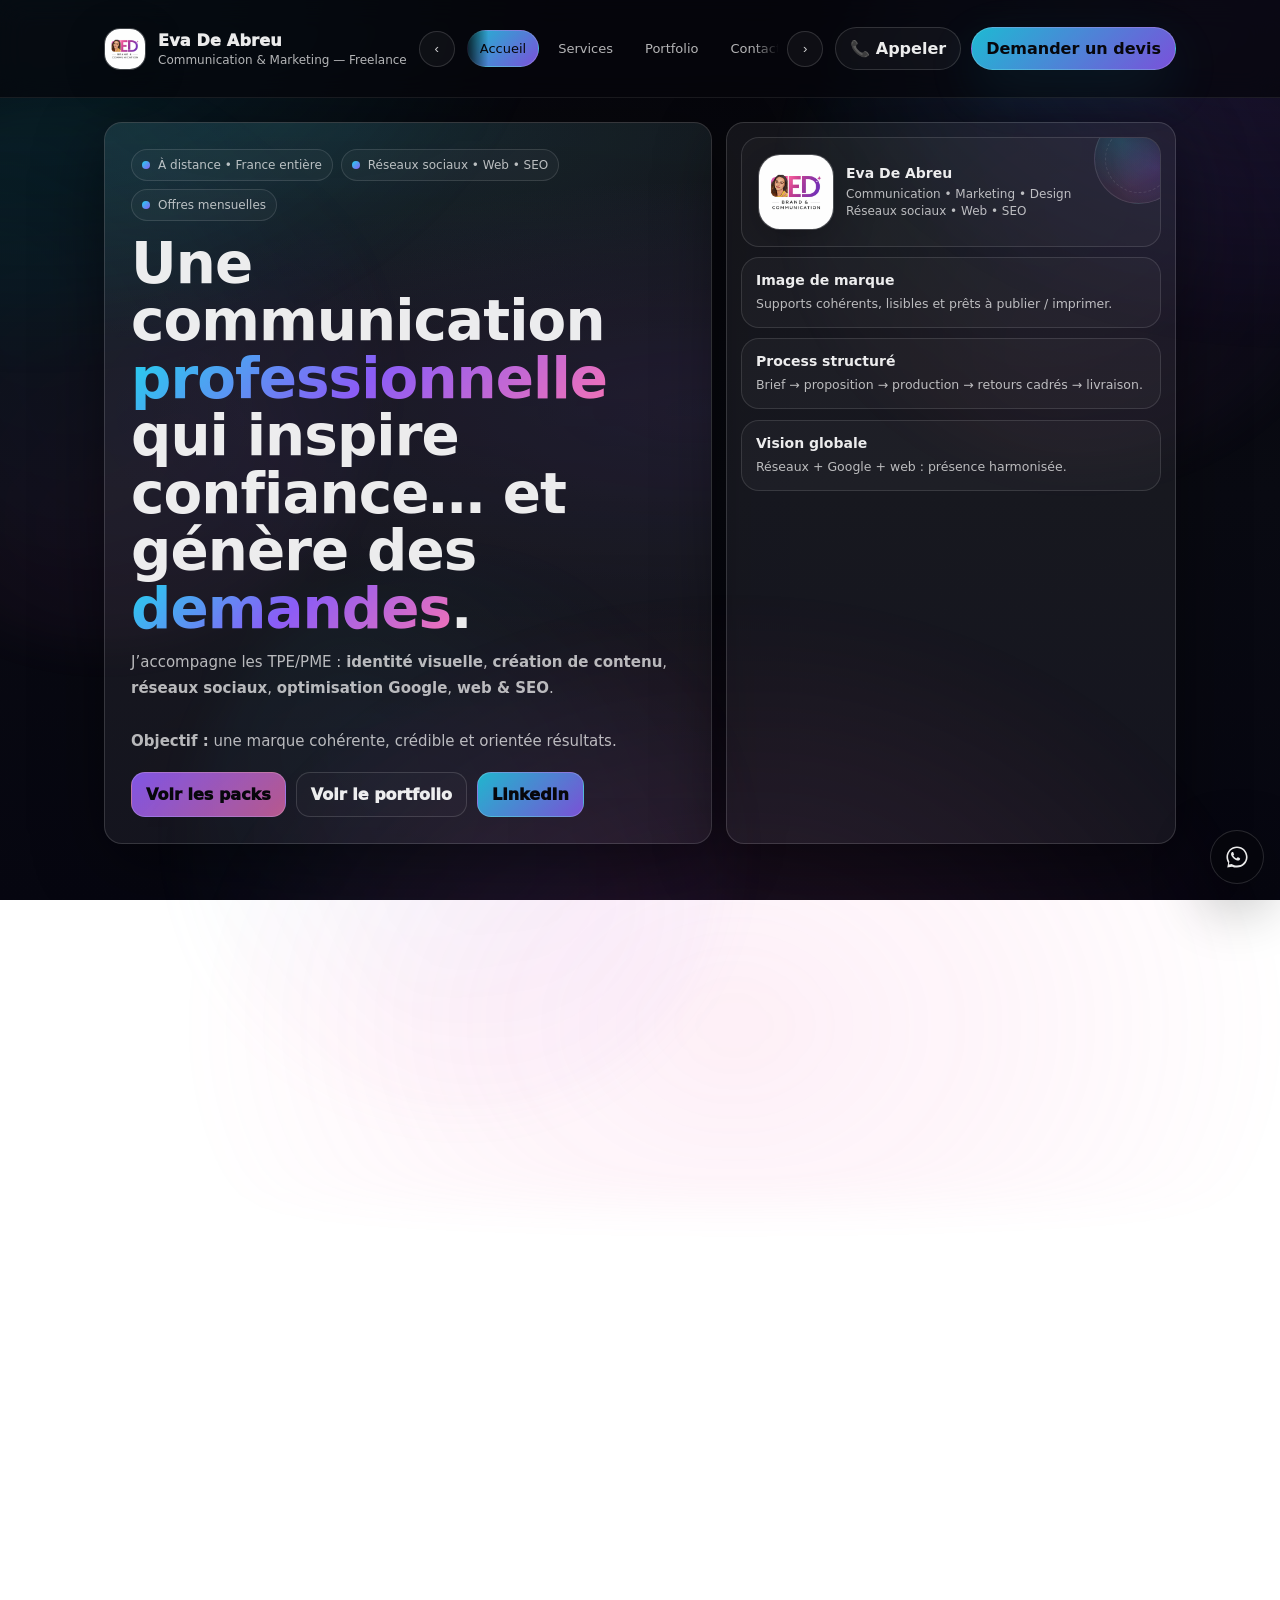
<file: index.html>
<!doctype html>
<html lang="fr">
<head>
  <meta charset="utf-8" />
  <meta name="viewport" content="width=device-width, initial-scale=1" />
  <title>Eva De Abreu — Communication & Marketing</title>
  <meta name="description" content="Freelance en communication & marketing : identité visuelle, réseaux sociaux, web & SEO." />
  <meta name="theme-color" content="#07070c" />
  <link rel="stylesheet" href="assets/css/style.css?v=20260227">
</head>

<body>
  <div class="bg-glow" aria-hidden="true"></div>
  <div class="blobs" aria-hidden="true">
    <div class="blob b1"></div>
    <div class="blob b2"></div>
    <div class="blob b3"></div>
  </div>

  <div class="nav">
    <div class="wrap">
      <a class="brand" href="index.html" aria-label="Retour à l’accueil">
        <img src="brand-photo.jpg" alt="Photo — Eva De Abreu" onerror="this.style.display='none'">
        <div>
          <div class="name">Eva De Abreu</div>
          <div class="sub">Communication & Marketing — Freelance</div>
        </div>
      </a>

      <div class="linksWrap" aria-label="Menu">
        <button class="navArrow" id="navLeft" type="button" aria-label="Défiler à gauche">‹</button>

        <nav class="links" id="topLinks">
          <a href="index.html">Accueil</a>
          <a href="services.html">Services</a>
          <a href="portfolio.html">Portfolio</a>
          <a href="contact.html">Contact</a>
          <a href="mentions-legales.html">Mentions</a>
          <a href="politique-confidentialite.html">Confidentialité</a>
          <a href="conditions-prestations.html">Conditions</a>
        </nav>

        <button class="navArrow" id="navRight" type="button" aria-label="Défiler à droite">›</button>
      </div>

      <div class="nav-right">
        <a class="pill" href="tel:+33765232469">📞 Appeler</a>
        <a class="pill primary" href="contact.html">Demander un devis</a>
      </div>

      <button class="burger" id="burger" type="button" aria-label="Ouvrir le menu" aria-expanded="false">
        <span></span><span></span><span></span>
      </button>
    </div>

    <div class="mobileMenu" id="mobileMenu" aria-hidden="true">
      <div class="mobileCard">
        <div class="mobileTop">
          <b>Menu</b>
          <button class="mobileClose" id="mobileClose" type="button" aria-label="Fermer">✕</button>
        </div>

        <nav class="mobileLinks" aria-label="Navigation mobile">
          <a href="index.html" class="mLink">Accueil</a>
          <a href="services.html" class="mLink">Services</a>
          <a href="portfolio.html" class="mLink">Portfolio</a>
          <a href="contact.html" class="mLink">Contact</a>
          <a href="mentions-legales.html" class="mLink">Mentions légales</a>
          <a href="politique-confidentialite.html" class="mLink">Confidentialité</a>
          <a href="conditions-prestations.html" class="mLink">Conditions</a>
        </nav>

        <div class="mobileCtas">
          <a class="btn primary" href="contact.html">Demander un devis</a>
          <a class="btn" href="tel:+33765232469">📞 Appeler</a>
          <a class="btn linkedin" href="https://www.linkedin.com/in/eva-de-abreu-46a273197/" target="_blank" rel="noopener">LinkedIn</a>
          <a class="btn" href="https://www.instagram.com/edbra_nd/" target="_blank" rel="noopener">Instagram</a>
        </div>
      </div>
    </div>
  </div>

  <header class="wrap">
    <div class="hero">
      <div class="card hero-left glow-hover reveal">
        <div class="chips">
          <span class="chip"><span class="dot"></span>À distance • France entière</span>
          <span class="chip"><span class="dot"></span>Réseaux sociaux • Web • SEO</span>
          <span class="chip"><span class="dot"></span>Offres mensuelles</span>
        </div>

        <h1>
          Une communication <span class="grad">professionnelle</span> qui inspire confiance… et génère des
          <span class="grad">demandes</span>.
        </h1>

        <p class="lead">
          J’accompagne les TPE/PME : <b>identité visuelle</b>, <b>création de contenu</b>, <b>réseaux sociaux</b>,
          <b>optimisation Google</b>, <b>web & SEO</b>.
          <br><br>
          <b>Objectif :</b> une marque cohérente, crédible et orientée résultats.
        </p>

        <div class="hero-actions">
          <a class="btn primary" href="services.html">Voir les packs</a>
          <a class="btn ghost" href="portfolio.html">Voir le portfolio</a>
          <a class="btn linkedin" href="https://www.linkedin.com/in/eva-de-abreu-46a273197/" target="_blank" rel="noopener">LinkedIn</a>
        </div>
      </div>

      <div class="card hero-right reveal">
        <div class="profile glow-hover">
          <div class="orb" aria-hidden="true"></div>
          <div class="avatar">
            <img src="brand-photo.jpg" alt="Photo — Eva De Abreu" onerror="this.style.display='none'">
          </div>
          <div>
            <b>Eva De Abreu</b>
            <span>Communication • Marketing • Design<br>Réseaux sociaux • Web • SEO</span>
          </div>
        </div>

        <div class="stat glow-hover">
          <strong>Image de marque</strong>
          <p>Supports cohérents, lisibles et prêts à publier / imprimer.</p>
        </div>
        <div class="stat glow-hover">
          <strong>Process structuré</strong>
          <p>Brief → proposition → production → retours cadrés → livraison.</p>
        </div>
        <div class="stat glow-hover">
          <strong>Vision globale</strong>
          <p>Réseaux + Google + web : présence harmonisée.</p>
        </div>
      </div>
    </div>
  </header>

  <main class="wrap">
    <section class="reveal">
      <div class="section-head">
        <h2 class="type-title" data-text="En bref"><span class="typeOut"></span><span class="caret" aria-hidden="true"></span></h2>
        <p>Ce que tu obtiens, rapidement.</p>
      </div>

      <div class="grid3">
        <div class="tile glow-hover">
          <h3>Une image cohérente</h3>
          <p>Supports & identité harmonisés pour inspirer confiance.</p>
        </div>
        <div class="tile glow-hover">
          <h3>De la visibilité</h3>
          <p>Réseaux + optimisation + conseils pour être vue.</p>
        </div>
        <div class="tile glow-hover">
          <h3>Plus de demandes</h3>
          <p>Une présence claire orientée conversion.</p>
        </div>
      </div>

      <div class="hero-actions" style="margin-top:14px;">
        <a class="btn primary" href="contact.html">Demander un devis</a>
        <a class="btn" href="portfolio.html">Voir les réalisations</a>
        <a class="btn ghost" href="services.html">Voir les packs</a>
      </div>
    </section>

    <section class="reveal">
      <div class="section-head">
        <h2 class="type-title" data-text="Avis clients"><span class="typeOut"></span><span class="caret" aria-hidden="true"></span></h2>
        <p>Des retours récents (défile automatiquement).</p>
      </div>

      <div class="reviewsHead">
        <div class="badge"><span class="spark"></span> Avis récents</div>
      </div>
      <div class="revProgress" aria-hidden="true"><span id="revProg"></span></div>

      <div class="reviews">
        <div class="reviews-track" id="reviewsTrack" aria-label="Carrousel d'avis"></div>
        <button class="revArrow left" type="button" id="revPrev" aria-label="Avis précédent">‹</button>
        <button class="revArrow right" type="button" id="revNext" aria-label="Avis suivant">›</button>
        <div class="revDots" id="revDots" aria-hidden="true"></div>
      </div>
    </section>

    <footer>
      <div class="foot">
        <div>
          <div>© <span id="y"></span> Eva De Abreu — Communication & Marketing</div>
          <div class="muted2">
            SIRET : 10168913100015 • TVA non applicable, art. 293 B du CGI • Hébergement : OVH •
            <a href="mailto:contact@evadeabreu.fr">contact@evadeabreu.fr</a>
          </div>
          <div class="muted2" style="margin-top:6px;">
            <a href="mentions-legales.html">Mentions légales</a> •
            <a href="politique-confidentialite.html">Politique de confidentialité</a> •
            <a href="conditions-prestations.html">Conditions de prestations</a>
          </div>
        </div>
      </div>
    </footer>
  </main>

  <a class="wa-float"
     href="https://wa.me/33765232469?text=Bonjour%20Eva%2C%20je%20souhaite%20un%20devis%20pour%20..."
     target="_blank" rel="noopener"
     aria-label="Me contacter sur WhatsApp">
    <span class="wa-tip">WhatsApp</span>
    <svg viewBox="0 0 32 32" aria-hidden="true">
      <path fill="currentColor" d="M19.11 17.2c-.27-.14-1.6-.79-1.85-.88-.25-.09-.43-.14-.61.14-.18.27-.7.88-.86 1.06-.16.18-.32.2-.59.07-.27-.14-1.13-.42-2.15-1.34-.79-.71-1.33-1.59-1.49-1.86-.16-.27-.02-.42.12-.56.12-.12.27-.32.41-.48.14-.16.18-.27.27-.45.09-.18.05-.34-.02-.48-.07-.14-.61-1.47-.84-2.01-.22-.53-.45-.46-.61-.46h-.52c-.18 0-.48.07-.73.34-.25.27-.96.94-.96 2.29 0 1.35.99 2.66 1.13 2.84.14.18 1.95 2.98 4.73 4.17.66.28 1.17.45 1.57.58.66.21 1.26.18 1.73.11.53-.08 1.6-.65 1.83-1.28.23-.63.23-1.17.16-1.28-.07-.11-.25-.18-.52-.32z"/>
      <path fill="currentColor" d="M16 3C8.83 3 3 8.83 3 16c0 2.55.74 5.02 2.15 7.14L4 29l5.98-1.12A12.9 12.9 0 0 0 16 29c7.17 0 13-5.83 13-13S23.17 3 16 3zm0 23.5c-2.14 0-4.23-.57-6.05-1.64l-.43-.25-3.55.66.67-3.46-.28-.45A10.98 10.98 0 0 1 5 16C5 9.93 9.93 5 16 5s11 4.93 11 11-4.93 10.5-11 10.5z"/>
    </svg>
  </a>

  <script src="assets/js/main.js?v=20260227" defer></script>
</body>
</html>
</file>
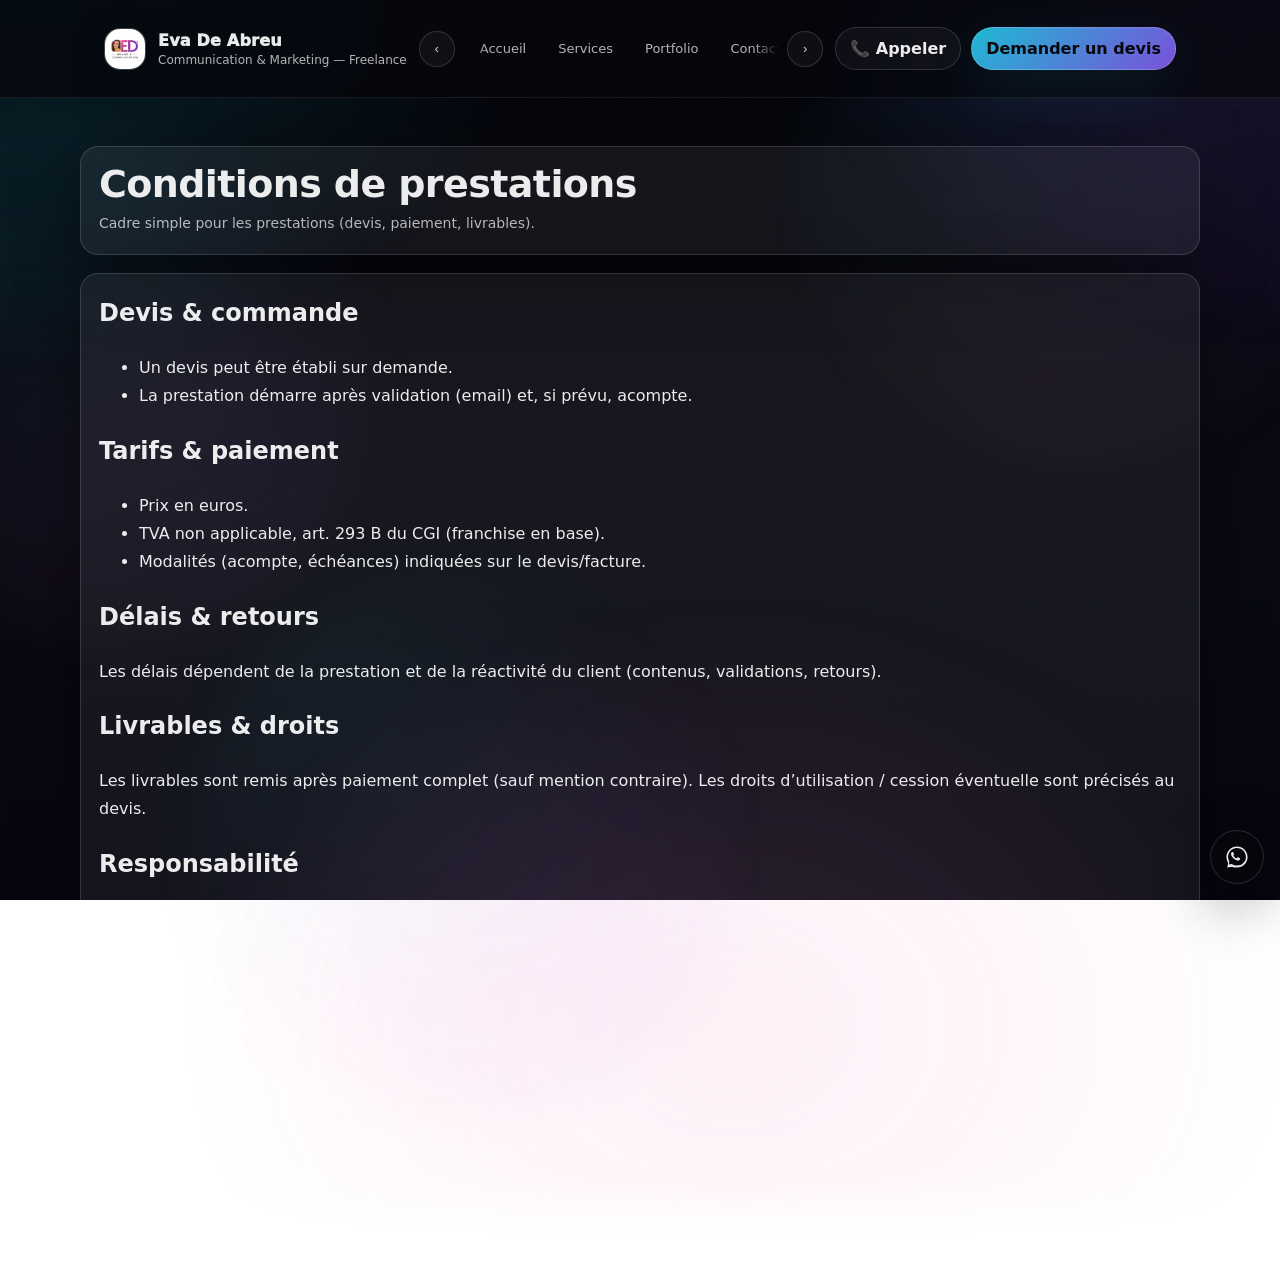
<file: conditions-prestations.html>
<!doctype html>
<html lang="fr">
<head>
  <meta charset="utf-8" />
  <meta name="viewport" content="width=device-width,initial-scale=1" />
  <title>Conditions de prestations — Eva De Abreu</title>
  <meta name="description" content="Conditions de prestations — Eva De Abreu" />
  <meta name="theme-color" content="#07070c" />
  <link rel="stylesheet" href="assets/css/style.css?v=20260226">
</head>

<body>
  <div class="bg-glow" aria-hidden="true"></div>
  <div class="blobs" aria-hidden="true">
    <div class="blob b1"></div>
    <div class="blob b2"></div>
    <div class="blob b3"></div>
  </div>

  <!-- NAV -->
  <div class="nav">
    <div class="wrap">
      <a class="brand" href="index.html" aria-label="Retour à l’accueil">
        <img src="brand-photo.jpg" alt="Photo — Eva De Abreu" onerror="this.style.display='none'">
        <div>
          <div class="name">Eva De Abreu</div>
          <div class="sub">Communication & Marketing — Freelance</div>
        </div>
      </a>

      <div class="linksWrap" aria-label="Menu">
        <button class="navArrow" id="navLeft" type="button" aria-label="Défiler à gauche">‹</button>
        <nav class="links" id="topLinks">
          <a href="index.html">Accueil</a>
          <a href="services.html">Services</a>
          <a href="portfolio.html">Portfolio</a>
          <a href="contact.html">Contact</a>
          <a href="mentions-legales.html">Mentions</a>
          <a href="politique-confidentialite.html">Confidentialité</a>
          <a href="conditions-prestations.html">Conditions</a>
        </nav>
        <button class="navArrow" id="navRight" type="button" aria-label="Défiler à droite">›</button>
      </div>

      <div class="nav-right">
        <a class="pill" href="tel:+33765232469">📞 Appeler</a>
        <a class="pill primary" href="contact.html">Demander un devis</a>
      </div>

      <button class="burger" id="burger" type="button" aria-label="Ouvrir le menu" aria-expanded="false">
        <span></span><span></span><span></span>
      </button>
    </div>

    <div class="mobileMenu" id="mobileMenu" aria-hidden="true">
      <div class="mobileCard">
        <div class="mobileTop">
          <b>Menu</b>
          <button class="mobileClose" id="mobileClose" type="button" aria-label="Fermer">✕</button>
        </div>

        <nav class="mobileLinks" aria-label="Navigation mobile">
          <a href="index.html" class="mLink">Accueil</a>
          <a href="services.html" class="mLink">Services</a>
          <a href="portfolio.html" class="mLink">Portfolio</a>
          <a href="contact.html" class="mLink">Contact</a>
          <a href="mentions-legales.html" class="mLink">Mentions légales</a>
          <a href="politique-confidentialite.html" class="mLink">Confidentialité</a>
          <a href="conditions-prestations.html" class="mLink">Conditions</a>
        </nav>

        <div class="mobileCtas">
          <a class="btn primary" href="contact.html">Demander un devis</a>
          <a class="btn" href="tel:+33765232469">📞 Appeler</a>
          <a class="btn linkedin" href="https://www.linkedin.com/in/eva-de-abreu-46a273197/" target="_blank" rel="noopener">LinkedIn</a>
          <a class="btn" href="https://www.instagram.com/edbra_nd/" target="_blank" rel="noopener">Instagram</a>
        </div>
      </div>
    </div>
  </div>
  <!-- /NAV -->

  <main class="wrap" style="padding:34px 0">
    <div class="card pageHead glow-hover">
      <h1>Conditions de prestations</h1>
      <p>Cadre simple pour les prestations (devis, paiement, livrables).</p>
    </div>

    <section style="padding:18px 0">
      <div class="card glow-hover" style="padding:18px; line-height:1.75">
        <h2 style="margin-top:0">Devis & commande</h2>
        <ul>
          <li>Un devis peut être établi sur demande.</li>
          <li>La prestation démarre après validation (email) et, si prévu, acompte.</li>
        </ul>

        <h2>Tarifs & paiement</h2>
        <ul>
          <li>Prix en euros.</li>
          <li>TVA non applicable, art. 293 B du CGI (franchise en base).</li>
          <li>Modalités (acompte, échéances) indiquées sur le devis/facture.</li>
        </ul>

        <h2>Délais & retours</h2>
        <p>Les délais dépendent de la prestation et de la réactivité du client (contenus, validations, retours).</p>

        <h2>Livrables & droits</h2>
        <p>Les livrables sont remis après paiement complet (sauf mention contraire). Les droits d’utilisation / cession éventuelle sont précisés au devis.</p>

        <h2>Responsabilité</h2>
        <p>La responsabilité ne peut être engagée pour des dommages indirects (perte d’exploitation, perte de CA, etc.).</p>

        <h2>Litiges</h2>
        <p>Une solution amiable est recherchée en priorité.</p>
      </div>
    </section>

    <footer>
      <div class="foot">
        <div>
          <div>© <span id="y"></span> Eva De Abreu</div>
          <div class="muted2">
            <a href="mentions-legales.html">Mentions légales</a> •
            <a href="politique-confidentialite.html">Confidentialité</a>
          </div>
        </div>
      </div>
    </footer>
  </main>
<a class="wa-float"
   href="https://wa.me/33765232469?text=Bonjour%20Eva%2C%20je%20souhaite%20un%20devis%20pour%20..."
   target="_blank" rel="noopener"
   aria-label="Me contacter sur WhatsApp">
  <span class="wa-tip">WhatsApp</span>
  <!-- WhatsApp icon (SVG) -->
  <svg viewBox="0 0 32 32" aria-hidden="true">
    <path fill="currentColor" d="M19.11 17.2c-.27-.14-1.6-.79-1.85-.88-.25-.09-.43-.14-.61.14-.18.27-.7.88-.86 1.06-.16.18-.32.2-.59.07-.27-.14-1.13-.42-2.15-1.34-.79-.71-1.33-1.59-1.49-1.86-.16-.27-.02-.42.12-.56.12-.12.27-.32.41-.48.14-.16.18-.27.27-.45.09-.18.05-.34-.02-.48-.07-.14-.61-1.47-.84-2.01-.22-.53-.45-.46-.61-.46h-.52c-.18 0-.48.07-.73.34-.25.27-.96.94-.96 2.29 0 1.35.99 2.66 1.13 2.84.14.18 1.95 2.98 4.73 4.17.66.28 1.17.45 1.57.58.66.21 1.26.18 1.73.11.53-.08 1.6-.65 1.83-1.28.23-.63.23-1.17.16-1.28-.07-.11-.25-.18-.52-.32z"/>
    <path fill="currentColor" d="M16 3C8.83 3 3 8.83 3 16c0 2.55.74 5.02 2.15 7.14L4 29l5.98-1.12A12.9 12.9 0 0 0 16 29c7.17 0 13-5.83 13-13S23.17 3 16 3zm0 23.5c-2.14 0-4.23-.57-6.05-1.64l-.43-.25-3.55.66.67-3.46-.28-.45A10.98 10.98 0 0 1 5 16C5 9.93 9.93 5 16 5s11 4.93 11 11-4.93 10.5-11 10.5z"/>
  </svg>
</a>
  <script src="assets/js/main.js?v=20260226" defer></script>
</body>
</html>
</file>
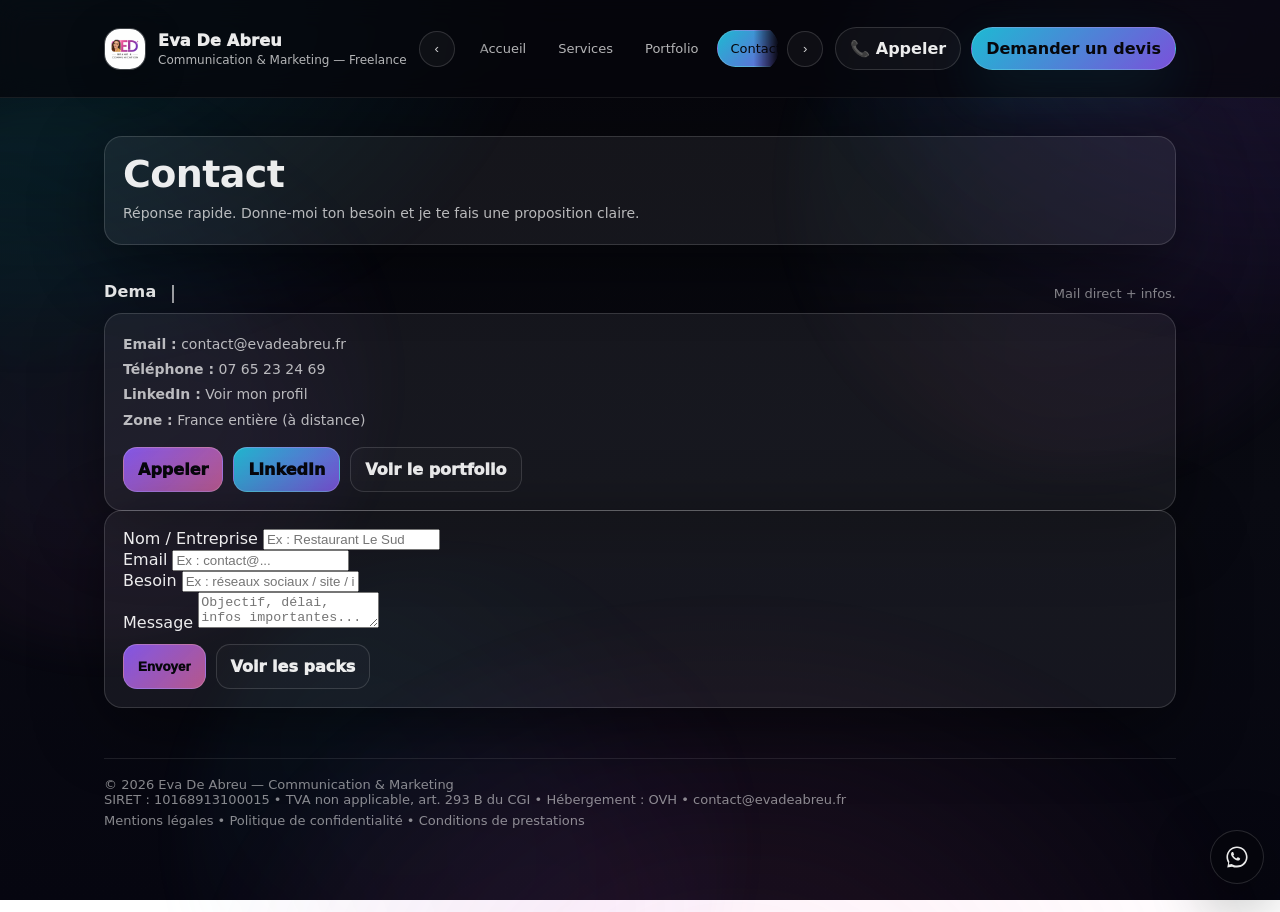
<file: contact.html>
<!doctype html>
<html lang="fr">
<head>
  <meta charset="utf-8" />
  <meta name="viewport" content="width=device-width, initial-scale=1" />
  <title>Contact — Eva De Abreu</title>
  <meta name="description" content="Contact et demande de devis." />
  <meta name="theme-color" content="#07070c" />
  <link rel="stylesheet" href="assets/css/style.css?v=20260226">
</head>

<body>
  <div class="bg-glow" aria-hidden="true"></div>
  <div class="blobs" aria-hidden="true">
    <div class="blob b1"></div>
    <div class="blob b2"></div>
    <div class="blob b3"></div>
  </div>

  <!-- NAV -->
  <div class="nav">
    <div class="wrap">
      <a class="brand" href="index.html" aria-label="Retour à l’accueil">
        <img src="brand-photo.jpg" alt="Photo — Eva De Abreu" onerror="this.style.display='none'">
        <div>
          <div class="name">Eva De Abreu</div>
          <div class="sub">Communication & Marketing — Freelance</div>
        </div>
      </a>

      <div class="linksWrap" aria-label="Menu">
        <button class="navArrow" id="navLeft" type="button" aria-label="Défiler à gauche">‹</button>
        <nav class="links" id="topLinks">
          <a href="index.html">Accueil</a>
          <a href="services.html">Services</a>
          <a href="portfolio.html">Portfolio</a>
          <a href="contact.html">Contact</a>
          <a href="mentions-legales.html">Mentions</a>
          <a href="politique-confidentialite.html">Confidentialité</a>
          <a href="conditions-prestations.html">Conditions</a>
        </nav>
        <button class="navArrow" id="navRight" type="button" aria-label="Défiler à droite">›</button>
      </div>

      <div class="nav-right">
        <a class="pill" href="tel:+33765232469">📞 Appeler</a>
        <a class="pill primary" href="contact.html">Demander un devis</a>
      </div>

      <button class="burger" id="burger" type="button" aria-label="Ouvrir le menu" aria-expanded="false">
        <span></span><span></span><span></span>
      </button>
    </div>

    <div class="mobileMenu" id="mobileMenu" aria-hidden="true">
      <div class="mobileCard">
        <div class="mobileTop">
          <b>Menu</b>
          <button class="mobileClose" id="mobileClose" type="button" aria-label="Fermer">✕</button>
        </div>

        <nav class="mobileLinks" aria-label="Navigation mobile">
          <a href="index.html" class="mLink">Accueil</a>
          <a href="services.html" class="mLink">Services</a>
          <a href="portfolio.html" class="mLink">Portfolio</a>
          <a href="contact.html" class="mLink">Contact</a>
          <a href="mentions-legales.html" class="mLink">Mentions légales</a>
          <a href="politique-confidentialite.html" class="mLink">Confidentialité</a>
          <a href="conditions-prestations.html" class="mLink">Conditions</a>
        </nav>

        <div class="mobileCtas">
          <a class="btn primary" href="contact.html">Demander un devis</a>
          <a class="btn" href="tel:+33765232469">📞 Appeler</a>
          <a class="btn linkedin" href="https://www.linkedin.com/in/eva-de-abreu-46a273197/" target="_blank" rel="noopener">LinkedIn</a>
          <a class="btn" href="https://www.instagram.com/edbra_nd/" target="_blank" rel="noopener">Instagram</a>
        </div>
      </div>
    </div>
  </div>
  <!-- /NAV -->

  <main class="wrap">
    <div class="card pageHead glow-hover reveal">
      <h1>Contact</h1>
      <p>Réponse rapide. Donne-moi ton besoin et je te fais une proposition claire.</p>
    </div>

    <section class="reveal">
      <div class="section-head">
        <h2 class="type-title" data-text="Demande de devis"><span class="typeOut"></span><span class="caret" aria-hidden="true"></span></h2>
        <p>Mail direct + infos.</p>
      </div>

      <div class="contact-grid">
        <div class="card glow-hover" style="padding:18px;">
          <div class="muted" style="line-height:1.8; font-size:14px;">
            <b>Email :</b> <a href="mailto:contact@evadeabreu.fr">contact@evadeabreu.fr</a><br>
            <b>Téléphone :</b> <a href="tel:+33765232469">07 65 23 24 69</a><br>
            <b>LinkedIn :</b> <a href="https://www.linkedin.com/in/eva-de-abreu-46a273197/" target="_blank" rel="noopener">Voir mon profil</a><br>
            <b>Zone :</b> France entière (à distance)
          </div>

          <div class="hero-actions" style="margin-top:14px;">
            <a class="btn primary" href="tel:+33765232469">Appeler</a>
            <a class="btn linkedin" href="https://www.linkedin.com/in/eva-de-abreu-46a273197/" target="_blank" rel="noopener">LinkedIn</a>
            <a class="btn ghost" href="portfolio.html">Voir le portfolio</a>
          </div>
        </div>

        <div class="card glow-hover" style="padding:18px;">
          <!-- FormSubmit : pense à valider l’email une fois côté FormSubmit -->
          <form action="https://formsubmit.co/contact@evadeabreu.fr" method="POST" accept-charset="UTF-8">
            <input type="hidden" name="_subject" value="Demande de devis — evadeabreu.fr" />
            <input type="hidden" name="_template" value="table" />
            <input type="hidden" name="_captcha" value="false" />
            <input type="hidden" name="_next" value="contact.html" />

            <div class="field">
              <label for="name">Nom / Entreprise</label>
              <input id="name" name="Nom / Entreprise" type="text" placeholder="Ex : Restaurant Le Sud" required />
            </div>

            <div class="field">
              <label for="email">Email</label>
              <input id="email" name="Email" type="email" placeholder="Ex : contact@..." required />
            </div>

            <div class="field">
              <label for="need">Besoin</label>
              <input id="need" name="Besoin" type="text" placeholder="Ex : réseaux sociaux / site / identité..." required />
            </div>

            <div class="field">
              <label for="msg">Message</label>
              <textarea id="msg" name="Message" placeholder="Objectif, délai, infos importantes..." required></textarea>
            </div>

            <div class="hero-actions" style="margin-top:12px;">
              <button class="btn primary" type="submit">Envoyer</button>
              <a class="btn ghost" href="services.html">Voir les packs</a>
            </div>
          </form>
        </div>
      </div>
    </section>

    <footer>
      <div class="foot">
        <div>
          <div>© <span id="y"></span> Eva De Abreu — Communication & Marketing</div>
          <div class="muted2">
            SIRET : 10168913100015 • TVA non applicable, art. 293 B du CGI • Hébergement : OVH •
            <a href="mailto:contact@evadeabreu.fr">contact@evadeabreu.fr</a>
          </div>
          <div class="muted2" style="margin-top:6px;">
            <a href="mentions-legales.html">Mentions légales</a> •
            <a href="politique-confidentialite.html">Politique de confidentialité</a> •
            <a href="conditions-prestations.html">Conditions de prestations</a>
          </div>
        </div>
      </div>
    </footer>
  </main>
<a class="wa-float"
   href="https://wa.me/33765232469?text=Bonjour%20Eva%2C%20je%20souhaite%20un%20devis%20pour%20..."
   target="_blank" rel="noopener"
   aria-label="Me contacter sur WhatsApp">
  <span class="wa-tip">WhatsApp</span>
  <!-- WhatsApp icon (SVG) -->
  <svg viewBox="0 0 32 32" aria-hidden="true">
    <path fill="currentColor" d="M19.11 17.2c-.27-.14-1.6-.79-1.85-.88-.25-.09-.43-.14-.61.14-.18.27-.7.88-.86 1.06-.16.18-.32.2-.59.07-.27-.14-1.13-.42-2.15-1.34-.79-.71-1.33-1.59-1.49-1.86-.16-.27-.02-.42.12-.56.12-.12.27-.32.41-.48.14-.16.18-.27.27-.45.09-.18.05-.34-.02-.48-.07-.14-.61-1.47-.84-2.01-.22-.53-.45-.46-.61-.46h-.52c-.18 0-.48.07-.73.34-.25.27-.96.94-.96 2.29 0 1.35.99 2.66 1.13 2.84.14.18 1.95 2.98 4.73 4.17.66.28 1.17.45 1.57.58.66.21 1.26.18 1.73.11.53-.08 1.6-.65 1.83-1.28.23-.63.23-1.17.16-1.28-.07-.11-.25-.18-.52-.32z"/>
    <path fill="currentColor" d="M16 3C8.83 3 3 8.83 3 16c0 2.55.74 5.02 2.15 7.14L4 29l5.98-1.12A12.9 12.9 0 0 0 16 29c7.17 0 13-5.83 13-13S23.17 3 16 3zm0 23.5c-2.14 0-4.23-.57-6.05-1.64l-.43-.25-3.55.66.67-3.46-.28-.45A10.98 10.98 0 0 1 5 16C5 9.93 9.93 5 16 5s11 4.93 11 11-4.93 10.5-11 10.5z"/>
  </svg>
</a>
  <script src="assets/js/main.js?v=20260226" defer></script>
</body>
</html>
</file>
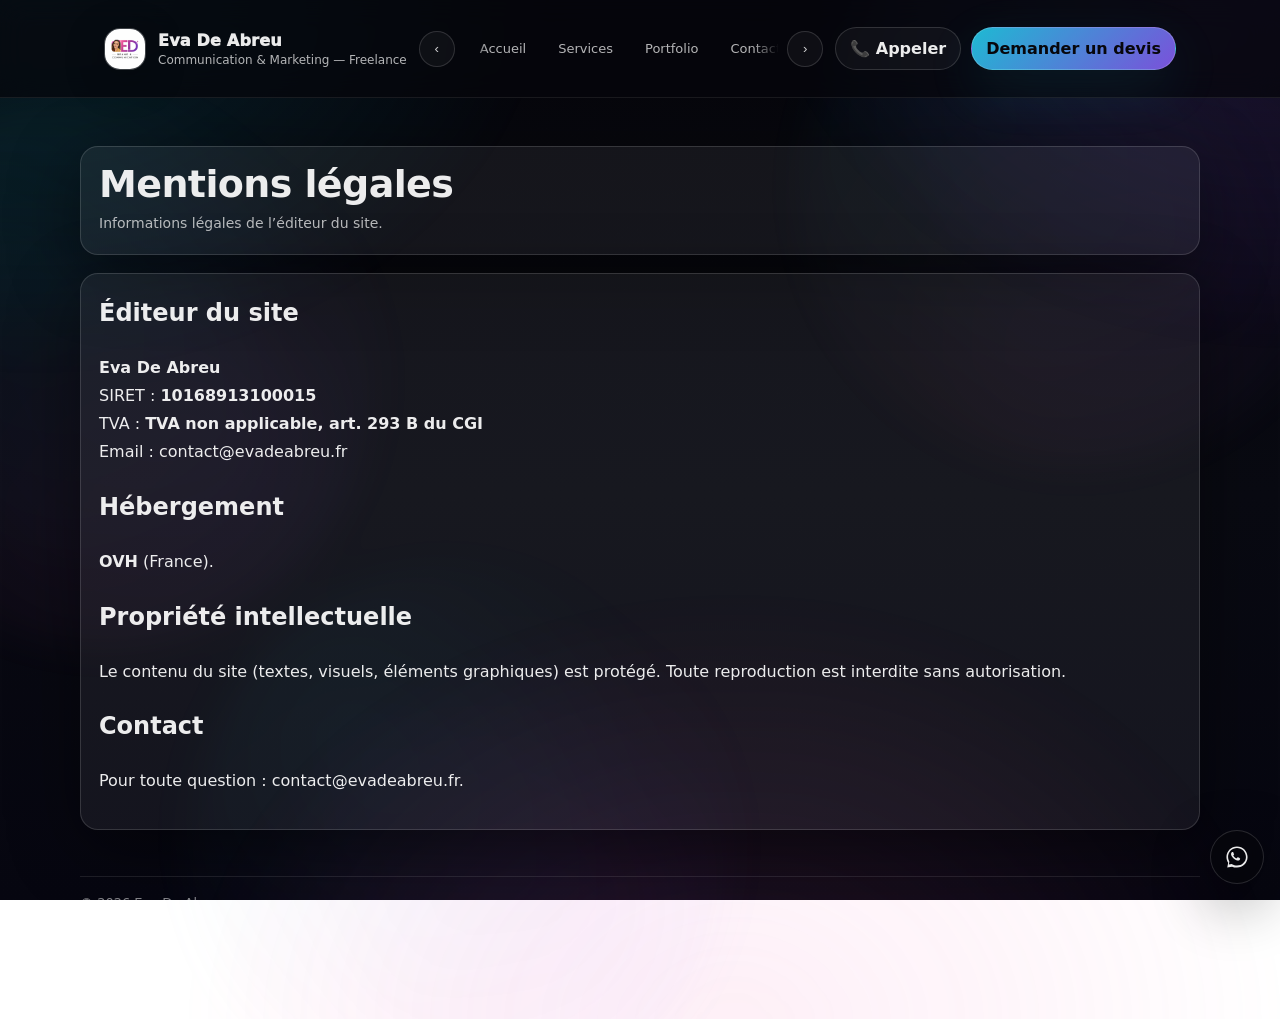
<file: mentions-legales.html>
<!doctype html>
<html lang="fr">
<head>
  <meta charset="utf-8" />
  <meta name="viewport" content="width=device-width,initial-scale=1" />
  <title>Mentions légales — Eva De Abreu</title>
  <meta name="description" content="Mentions légales — Eva De Abreu" />
  <meta name="theme-color" content="#07070c" />
  <link rel="stylesheet" href="assets/css/style.css?v=20260226">
</head>

<body>
  <div class="bg-glow" aria-hidden="true"></div>
  <div class="blobs" aria-hidden="true">
    <div class="blob b1"></div>
    <div class="blob b2"></div>
    <div class="blob b3"></div>
  </div>

  <!-- NAV -->
  <div class="nav">
    <div class="wrap">
      <a class="brand" href="index.html" aria-label="Retour à l’accueil">
        <img src="brand-photo.jpg" alt="Photo — Eva De Abreu" onerror="this.style.display='none'">
        <div>
          <div class="name">Eva De Abreu</div>
          <div class="sub">Communication & Marketing — Freelance</div>
        </div>
      </a>

      <div class="linksWrap" aria-label="Menu">
        <button class="navArrow" id="navLeft" type="button" aria-label="Défiler à gauche">‹</button>
        <nav class="links" id="topLinks">
          <a href="index.html">Accueil</a>
          <a href="services.html">Services</a>
          <a href="portfolio.html">Portfolio</a>
          <a href="contact.html">Contact</a>
          <a href="mentions-legales.html">Mentions</a>
          <a href="politique-confidentialite.html">Confidentialité</a>
          <a href="conditions-prestations.html">Conditions</a>
        </nav>
        <button class="navArrow" id="navRight" type="button" aria-label="Défiler à droite">›</button>
      </div>

      <div class="nav-right">
        <a class="pill" href="tel:+33765232469">📞 Appeler</a>
        <a class="pill primary" href="contact.html">Demander un devis</a>
      </div>

      <button class="burger" id="burger" type="button" aria-label="Ouvrir le menu" aria-expanded="false">
        <span></span><span></span><span></span>
      </button>
    </div>

    <div class="mobileMenu" id="mobileMenu" aria-hidden="true">
      <div class="mobileCard">
        <div class="mobileTop">
          <b>Menu</b>
          <button class="mobileClose" id="mobileClose" type="button" aria-label="Fermer">✕</button>
        </div>

        <nav class="mobileLinks" aria-label="Navigation mobile">
          <a href="index.html" class="mLink">Accueil</a>
          <a href="services.html" class="mLink">Services</a>
          <a href="portfolio.html" class="mLink">Portfolio</a>
          <a href="contact.html" class="mLink">Contact</a>
          <a href="mentions-legales.html" class="mLink">Mentions légales</a>
          <a href="politique-confidentialite.html" class="mLink">Confidentialité</a>
          <a href="conditions-prestations.html" class="mLink">Conditions</a>
        </nav>

        <div class="mobileCtas">
          <a class="btn primary" href="contact.html">Demander un devis</a>
          <a class="btn" href="tel:+33765232469">📞 Appeler</a>
          <a class="btn linkedin" href="https://www.linkedin.com/in/eva-de-abreu-46a273197/" target="_blank" rel="noopener">LinkedIn</a>
          <a class="btn" href="https://www.instagram.com/edbra_nd/" target="_blank" rel="noopener">Instagram</a>
        </div>
      </div>
    </div>
  </div>
  <!-- /NAV -->

  <main class="wrap" style="padding:34px 0">
    <div class="card pageHead glow-hover">
      <h1>Mentions légales</h1>
      <p>Informations légales de l’éditeur du site.</p>
    </div>

    <section style="padding:18px 0">
      <div class="card glow-hover" style="padding:18px; line-height:1.75">
        <h2 style="margin-top:0">Éditeur du site</h2>
        <p>
          <b>Eva De Abreu</b><br>
          SIRET : <b>10168913100015</b><br>
          TVA : <b>TVA non applicable, art. 293 B du CGI</b><br>
          Email : <a href="mailto:contact@evadeabreu.fr">contact@evadeabreu.fr</a>
        </p>

        <h2>Hébergement</h2>
        <p><b>OVH</b> (France).</p>

        <h2>Propriété intellectuelle</h2>
        <p>Le contenu du site (textes, visuels, éléments graphiques) est protégé. Toute reproduction est interdite sans autorisation.</p>

        <h2>Contact</h2>
        <p>Pour toute question : <a href="mailto:contact@evadeabreu.fr">contact@evadeabreu.fr</a>.</p>
      </div>
    </section>

    <footer>
      <div class="foot">
        <div>
          <div>© <span id="y"></span> Eva De Abreu</div>
          <div class="muted2">
            <a href="politique-confidentialite.html">Politique de confidentialité</a> •
            <a href="conditions-prestations.html">Conditions de prestations</a>
          </div>
        </div>
      </div>
    </footer>
  </main>
<a class="wa-float"
   href="https://wa.me/33765232469?text=Bonjour%20Eva%2C%20je%20souhaite%20un%20devis%20pour%20..."
   target="_blank" rel="noopener"
   aria-label="Me contacter sur WhatsApp">
  <span class="wa-tip">WhatsApp</span>
  <!-- WhatsApp icon (SVG) -->
  <svg viewBox="0 0 32 32" aria-hidden="true">
    <path fill="currentColor" d="M19.11 17.2c-.27-.14-1.6-.79-1.85-.88-.25-.09-.43-.14-.61.14-.18.27-.7.88-.86 1.06-.16.18-.32.2-.59.07-.27-.14-1.13-.42-2.15-1.34-.79-.71-1.33-1.59-1.49-1.86-.16-.27-.02-.42.12-.56.12-.12.27-.32.41-.48.14-.16.18-.27.27-.45.09-.18.05-.34-.02-.48-.07-.14-.61-1.47-.84-2.01-.22-.53-.45-.46-.61-.46h-.52c-.18 0-.48.07-.73.34-.25.27-.96.94-.96 2.29 0 1.35.99 2.66 1.13 2.84.14.18 1.95 2.98 4.73 4.17.66.28 1.17.45 1.57.58.66.21 1.26.18 1.73.11.53-.08 1.6-.65 1.83-1.28.23-.63.23-1.17.16-1.28-.07-.11-.25-.18-.52-.32z"/>
    <path fill="currentColor" d="M16 3C8.83 3 3 8.83 3 16c0 2.55.74 5.02 2.15 7.14L4 29l5.98-1.12A12.9 12.9 0 0 0 16 29c7.17 0 13-5.83 13-13S23.17 3 16 3zm0 23.5c-2.14 0-4.23-.57-6.05-1.64l-.43-.25-3.55.66.67-3.46-.28-.45A10.98 10.98 0 0 1 5 16C5 9.93 9.93 5 16 5s11 4.93 11 11-4.93 10.5-11 10.5z"/>
  </svg>
</a>
  <script src="assets/js/main.js?v=20260226" defer></script>
</body>
</html>
</file>
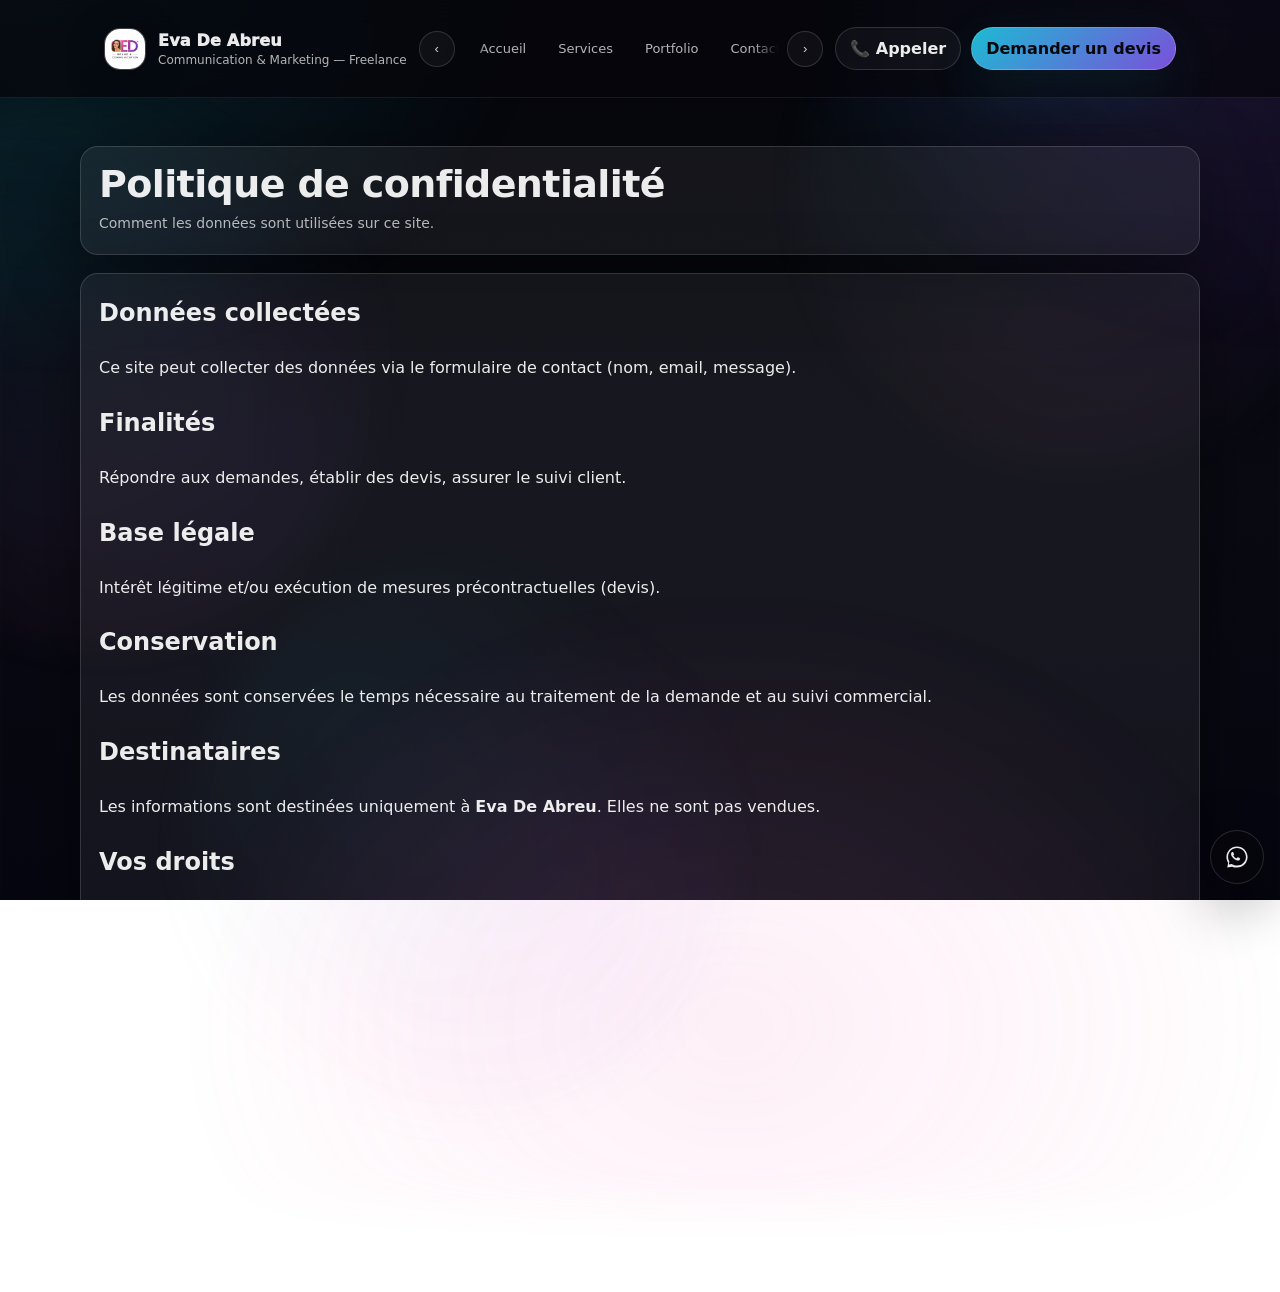
<file: politique-confidentialite.html>
<!doctype html>
<html lang="fr">
<head>
  <meta charset="utf-8" />
  <meta name="viewport" content="width=device-width,initial-scale=1" />
  <title>Politique de confidentialité — Eva De Abreu</title>
  <meta name="description" content="Politique de confidentialité — Eva De Abreu" />
  <meta name="theme-color" content="#07070c" />
  <link rel="stylesheet" href="assets/css/style.css?v=20260226">
</head>

<body>
  <div class="bg-glow" aria-hidden="true"></div>
  <div class="blobs" aria-hidden="true">
    <div class="blob b1"></div>
    <div class="blob b2"></div>
    <div class="blob b3"></div>
  </div>

  <!-- NAV -->
  <div class="nav">
    <div class="wrap">
      <a class="brand" href="index.html" aria-label="Retour à l’accueil">
        <img src="brand-photo.jpg" alt="Photo — Eva De Abreu" onerror="this.style.display='none'">
        <div>
          <div class="name">Eva De Abreu</div>
          <div class="sub">Communication & Marketing — Freelance</div>
        </div>
      </a>

      <div class="linksWrap" aria-label="Menu">
        <button class="navArrow" id="navLeft" type="button" aria-label="Défiler à gauche">‹</button>
        <nav class="links" id="topLinks">
          <a href="index.html">Accueil</a>
          <a href="services.html">Services</a>
          <a href="portfolio.html">Portfolio</a>
          <a href="contact.html">Contact</a>
          <a href="mentions-legales.html">Mentions</a>
          <a href="politique-confidentialite.html">Confidentialité</a>
          <a href="conditions-prestations.html">Conditions</a>
        </nav>
        <button class="navArrow" id="navRight" type="button" aria-label="Défiler à droite">›</button>
      </div>

      <div class="nav-right">
        <a class="pill" href="tel:+33765232469">📞 Appeler</a>
        <a class="pill primary" href="contact.html">Demander un devis</a>
      </div>

      <button class="burger" id="burger" type="button" aria-label="Ouvrir le menu" aria-expanded="false">
        <span></span><span></span><span></span>
      </button>
    </div>

    <div class="mobileMenu" id="mobileMenu" aria-hidden="true">
      <div class="mobileCard">
        <div class="mobileTop">
          <b>Menu</b>
          <button class="mobileClose" id="mobileClose" type="button" aria-label="Fermer">✕</button>
        </div>

        <nav class="mobileLinks" aria-label="Navigation mobile">
          <a href="index.html" class="mLink">Accueil</a>
          <a href="services.html" class="mLink">Services</a>
          <a href="portfolio.html" class="mLink">Portfolio</a>
          <a href="contact.html" class="mLink">Contact</a>
          <a href="mentions-legales.html" class="mLink">Mentions légales</a>
          <a href="politique-confidentialite.html" class="mLink">Confidentialité</a>
          <a href="conditions-prestations.html" class="mLink">Conditions</a>
        </nav>

        <div class="mobileCtas">
          <a class="btn primary" href="contact.html">Demander un devis</a>
          <a class="btn" href="tel:+33765232469">📞 Appeler</a>
          <a class="btn linkedin" href="https://www.linkedin.com/in/eva-de-abreu-46a273197/" target="_blank" rel="noopener">LinkedIn</a>
          <a class="btn" href="https://www.instagram.com/edbra_nd/" target="_blank" rel="noopener">Instagram</a>
        </div>
      </div>
    </div>
  </div>
  <!-- /NAV -->

  <main class="wrap" style="padding:34px 0">
    <div class="card pageHead glow-hover">
      <h1>Politique de confidentialité</h1>
      <p>Comment les données sont utilisées sur ce site.</p>
    </div>

    <section style="padding:18px 0">
      <div class="card glow-hover" style="padding:18px; line-height:1.75">
        <h2 style="margin-top:0">Données collectées</h2>
        <p>Ce site peut collecter des données via le formulaire de contact (nom, email, message).</p>

        <h2>Finalités</h2>
        <p>Répondre aux demandes, établir des devis, assurer le suivi client.</p>

        <h2>Base légale</h2>
        <p>Intérêt légitime et/ou exécution de mesures précontractuelles (devis).</p>

        <h2>Conservation</h2>
        <p>Les données sont conservées le temps nécessaire au traitement de la demande et au suivi commercial.</p>

        <h2>Destinataires</h2>
        <p>Les informations sont destinées uniquement à <b>Eva De Abreu</b>. Elles ne sont pas vendues.</p>

        <h2>Vos droits</h2>
        <p>Vous pouvez demander l’accès, la rectification ou la suppression de vos données : <a href="mailto:contact@evadeabreu.fr">contact@evadeabreu.fr</a>.</p>

        <h2>Cookies</h2>
        <p>Ce site n’implémente pas volontairement de cookies publicitaires. Des services externes (ex : iframes) peuvent déposer des cookies via leur propre fonctionnement.</p>
      </div>
    </section>

    <footer>
      <div class="foot">
        <div>
          <div>© <span id="y"></span> Eva De Abreu</div>
          <div class="muted2">
            <a href="mentions-legales.html">Mentions légales</a> •
            <a href="conditions-prestations.html">Conditions de prestations</a>
          </div>
        </div>
      </div>
    </footer>
  </main>
<a class="wa-float"
   href="https://wa.me/33765232469?text=Bonjour%20Eva%2C%20je%20souhaite%20un%20devis%20pour%20..."
   target="_blank" rel="noopener"
   aria-label="Me contacter sur WhatsApp">
  <span class="wa-tip">WhatsApp</span>
  <!-- WhatsApp icon (SVG) -->
  <svg viewBox="0 0 32 32" aria-hidden="true">
    <path fill="currentColor" d="M19.11 17.2c-.27-.14-1.6-.79-1.85-.88-.25-.09-.43-.14-.61.14-.18.27-.7.88-.86 1.06-.16.18-.32.2-.59.07-.27-.14-1.13-.42-2.15-1.34-.79-.71-1.33-1.59-1.49-1.86-.16-.27-.02-.42.12-.56.12-.12.27-.32.41-.48.14-.16.18-.27.27-.45.09-.18.05-.34-.02-.48-.07-.14-.61-1.47-.84-2.01-.22-.53-.45-.46-.61-.46h-.52c-.18 0-.48.07-.73.34-.25.27-.96.94-.96 2.29 0 1.35.99 2.66 1.13 2.84.14.18 1.95 2.98 4.73 4.17.66.28 1.17.45 1.57.58.66.21 1.26.18 1.73.11.53-.08 1.6-.65 1.83-1.28.23-.63.23-1.17.16-1.28-.07-.11-.25-.18-.52-.32z"/>
    <path fill="currentColor" d="M16 3C8.83 3 3 8.83 3 16c0 2.55.74 5.02 2.15 7.14L4 29l5.98-1.12A12.9 12.9 0 0 0 16 29c7.17 0 13-5.83 13-13S23.17 3 16 3zm0 23.5c-2.14 0-4.23-.57-6.05-1.64l-.43-.25-3.55.66.67-3.46-.28-.45A10.98 10.98 0 0 1 5 16C5 9.93 9.93 5 16 5s11 4.93 11 11-4.93 10.5-11 10.5z"/>
  </svg>
</a>
  <script src="assets/js/main.js?v=20260226" defer></script>
</body>
</html>
</file>
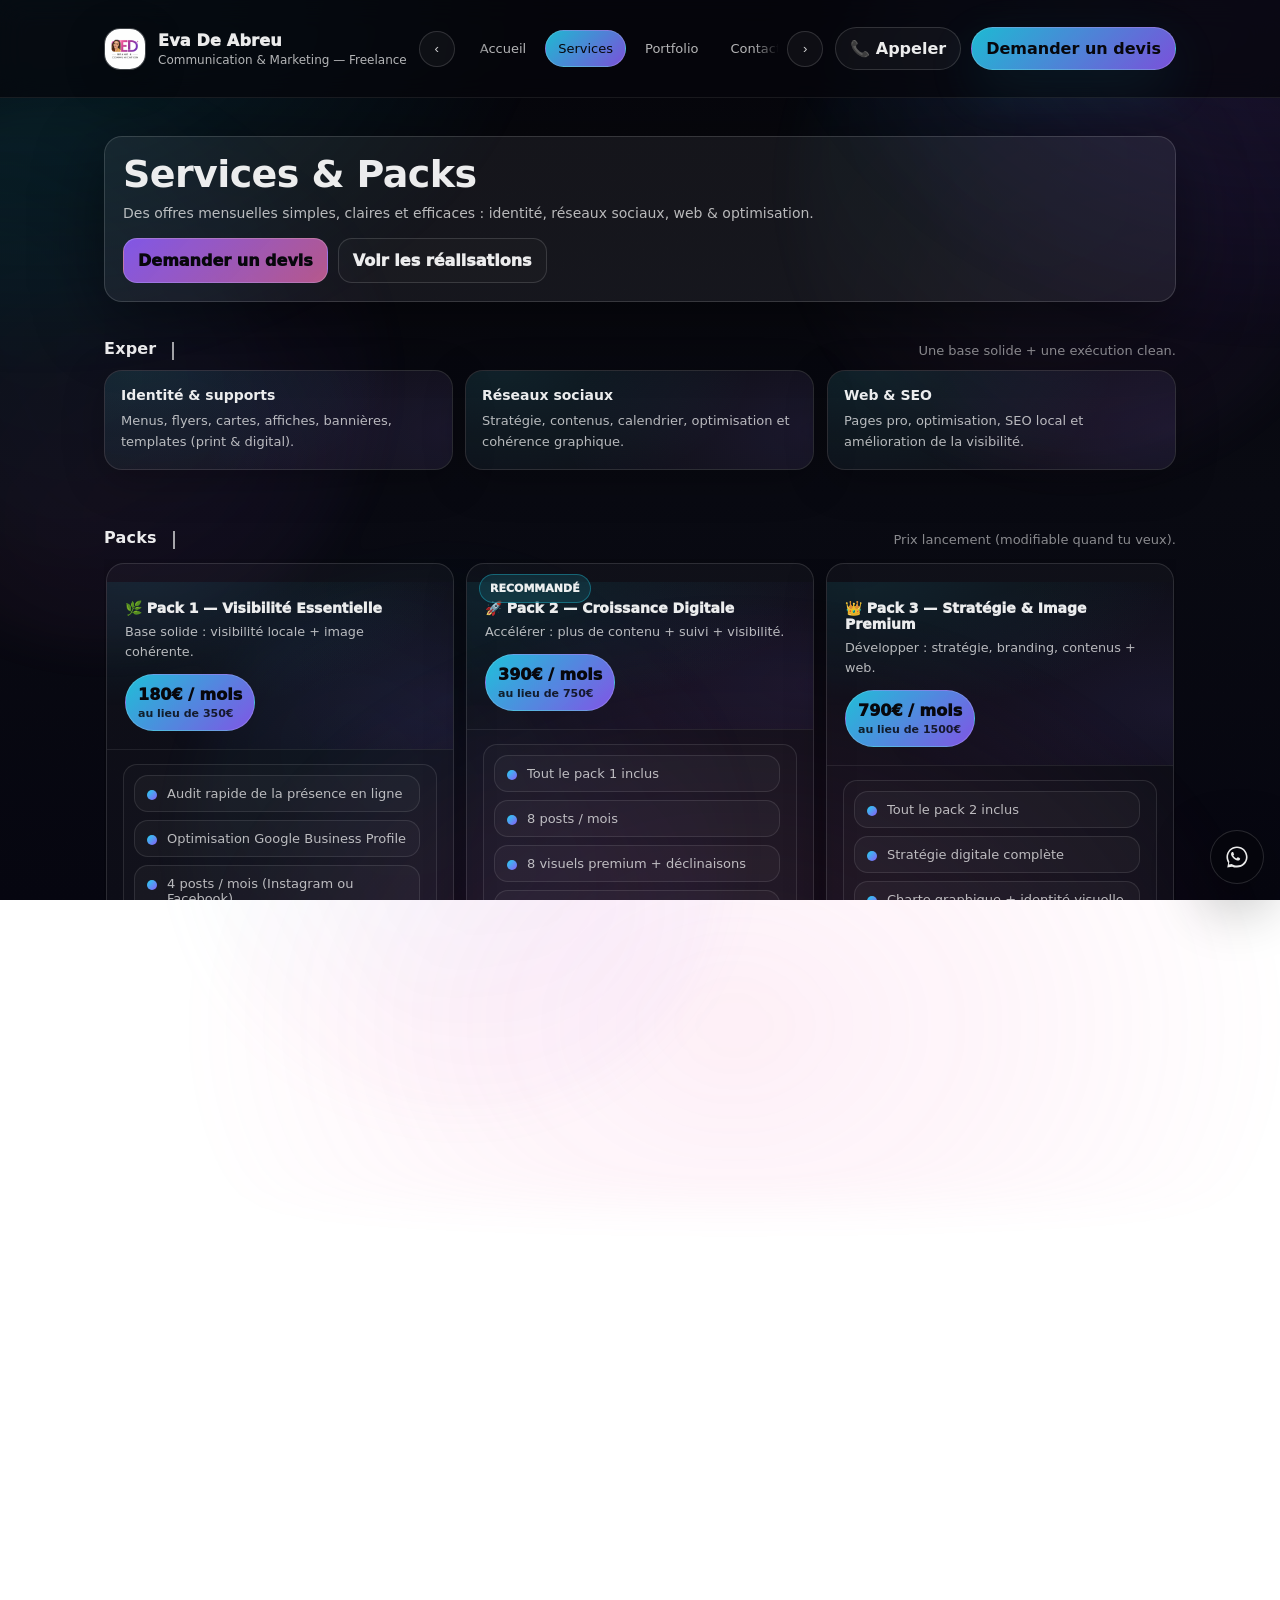
<file: services.html>
<!doctype html>
<html lang="fr">
<head>
  <meta charset="utf-8" />
  <meta name="viewport" content="width=device-width, initial-scale=1" />
  <title>Services & Packs — Eva De Abreu</title>
  <meta name="description" content="Packs mensuels & prestations de communication, réseaux sociaux, web & SEO." />
  <meta name="theme-color" content="#07070c" />
  <link rel="stylesheet" href="assets/css/style.css?v=20260227">
</head>

<body>
  <div class="bg-glow" aria-hidden="true"></div>
  <div class="blobs" aria-hidden="true">
    <div class="blob b1"></div>
    <div class="blob b2"></div>
    <div class="blob b3"></div>
  </div>

  <div class="nav">
    <div class="wrap">
      <a class="brand" href="index.html" aria-label="Retour à l’accueil">
        <img src="brand-photo.jpg" alt="Photo — Eva De Abreu" onerror="this.style.display='none'">
        <div>
          <div class="name">Eva De Abreu</div>
          <div class="sub">Communication & Marketing — Freelance</div>
        </div>
      </a>

      <div class="linksWrap" aria-label="Menu">
        <button class="navArrow" id="navLeft" type="button" aria-label="Défiler à gauche">‹</button>
        <nav class="links" id="topLinks">
          <a href="index.html">Accueil</a>
          <a href="services.html">Services</a>
          <a href="portfolio.html">Portfolio</a>
          <a href="contact.html">Contact</a>
          <a href="mentions-legales.html">Mentions</a>
          <a href="politique-confidentialite.html">Confidentialité</a>
          <a href="conditions-prestations.html">Conditions</a>
        </nav>
        <button class="navArrow" id="navRight" type="button" aria-label="Défiler à droite">›</button>
      </div>

      <div class="nav-right">
        <a class="pill" href="tel:+33765232469">📞 Appeler</a>
        <a class="pill primary" href="contact.html">Demander un devis</a>
      </div>

      <button class="burger" id="burger" type="button" aria-label="Ouvrir le menu" aria-expanded="false">
        <span></span><span></span><span></span>
      </button>
    </div>

    <div class="mobileMenu" id="mobileMenu" aria-hidden="true">
      <div class="mobileCard">
        <div class="mobileTop">
          <b>Menu</b>
          <button class="mobileClose" id="mobileClose" type="button" aria-label="Fermer">✕</button>
        </div>

        <nav class="mobileLinks" aria-label="Navigation mobile">
          <a href="index.html" class="mLink">Accueil</a>
          <a href="services.html" class="mLink">Services</a>
          <a href="portfolio.html" class="mLink">Portfolio</a>
          <a href="contact.html" class="mLink">Contact</a>
          <a href="mentions-legales.html" class="mLink">Mentions légales</a>
          <a href="politique-confidentialite.html" class="mLink">Confidentialité</a>
          <a href="conditions-prestations.html" class="mLink">Conditions</a>
        </nav>

        <div class="mobileCtas">
          <a class="btn primary" href="contact.html">Demander un devis</a>
          <a class="btn" href="tel:+33765232469">📞 Appeler</a>
          <a class="btn linkedin" href="https://www.linkedin.com/in/eva-de-abreu-46a273197/" target="_blank" rel="noopener">LinkedIn</a>
          <a class="btn" href="https://www.instagram.com/edbra_nd/" target="_blank" rel="noopener">Instagram</a>
        </div>
      </div>
    </div>
  </div>

  <main class="wrap">
    <div class="card pageHead glow-hover reveal">
      <h1>Services & Packs</h1>
      <p>Des offres mensuelles simples, claires et efficaces : identité, réseaux sociaux, web & optimisation.</p>
      <div class="hero-actions" style="margin-top:12px;">
        <a class="btn primary" href="contact.html">Demander un devis</a>
        <a class="btn ghost" href="portfolio.html">Voir les réalisations</a>
      </div>
    </div>

    <section class="reveal">
      <div class="section-head">
        <h2 class="type-title" data-text="Expertises"><span class="typeOut"></span><span class="caret" aria-hidden="true"></span></h2>
        <p>Une base solide + une exécution clean.</p>
      </div>

      <div class="grid3">
        <div class="tile glow-hover">
          <h3>Identité & supports</h3>
          <p>Menus, flyers, cartes, affiches, bannières, templates (print & digital).</p>
        </div>
        <div class="tile glow-hover">
          <h3>Réseaux sociaux</h3>
          <p>Stratégie, contenus, calendrier, optimisation et cohérence graphique.</p>
        </div>
        <div class="tile glow-hover">
          <h3>Web & SEO</h3>
          <p>Pages pro, optimisation, SEO local et amélioration de la visibilité.</p>
        </div>
      </div>
    </section>

    <section class="reveal">
      <div class="section-head">
        <h2 class="type-title" data-text="Packs mensuels"><span class="typeOut"></span><span class="caret" aria-hidden="true"></span></h2>
        <p>Prix lancement (modifiable quand tu veux).</p>
      </div>

      <div class="packsTrack" aria-label="Packs">
        <div class="packCard glow-hover">
          <div class="packTop">
            <div class="packTitle">🌿 Pack 1 — Visibilité Essentielle</div>
            <div class="packDesc">Base solide : visibilité locale + image cohérente.</div>
            <div class="packPrice">180€ / mois <small>au lieu de 350€</small></div>
          </div>
          <div class="packInner">
            <div class="packListWrap">
              <ul class="packList">
                <li><i></i><span>Audit rapide de la présence en ligne</span></li>
                <li><i></i><span>Optimisation Google Business Profile</span></li>
                <li><i></i><span>4 posts / mois (Instagram ou Facebook)</span></li>
                <li><i></i><span>4 visuels premium</span></li>
                <li><i></i><span>1 story / semaine</span></li>
                <li><i></i><span>Mise à jour infos (horaires, photos, coordonnées)</span></li>
                <li><i></i><span>Conseils SEO de base</span></li>
              </ul>
            </div>
            <div class="packCtaRow">
              <a class="btn primary" href="contact.html">Choisir ce pack</a>
              <a class="btn ghost" href="portfolio.html">Voir des exemples</a>
            </div>
          </div>
        </div>

        <div class="packCard glow-hover">
          <span class="packBadge">RECOMMANDÉ</span>
          <div class="packTop">
            <div class="packTitle">🚀 Pack 2 — Croissance Digitale</div>
            <div class="packDesc">Accélérer : plus de contenu + suivi + visibilité.</div>
            <div class="packPrice">390€ / mois <small>au lieu de 750€</small></div>
          </div>
          <div class="packInner">
            <div class="packListWrap">
              <ul class="packList">
                <li><i></i><span>Tout le pack 1 inclus</span></li>
                <li><i></i><span>8 posts / mois</span></li>
                <li><i></i><span>8 visuels premium + déclinaisons</span></li>
                <li><i></i><span>Stories (rythme hebdomadaire)</span></li>
                <li><i></i><span>Optimisation bio + stratégie de contenu</span></li>
                <li><i></i><span>Réponse aux avis Google (si accès)</span></li>
                <li><i></i><span>Analyse mensuelle des statistiques</span></li>
                <li><i></i><span>SEO local optimisé</span></li>
              </ul>
            </div>
            <div class="packCtaRow">
              <a class="btn primary" href="contact.html">Choisir ce pack</a>
              <a class="btn ghost" href="portfolio.html">Voir des exemples</a>
            </div>
          </div>
        </div>

        <div class="packCard glow-hover">
          <div class="packTop">
            <div class="packTitle">👑 Pack 3 — Stratégie & Image Premium</div>
            <div class="packDesc">Développer : stratégie, branding, contenus + web.</div>
            <div class="packPrice">790€ / mois <small>au lieu de 1500€</small></div>
          </div>
          <div class="packInner">
            <div class="packListWrap">
              <ul class="packList">
                <li><i></i><span>Tout le pack 2 inclus</span></li>
                <li><i></i><span>Stratégie digitale complète</span></li>
                <li><i></i><span>Charte graphique + identité visuelle</span></li>
                <li><i></i><span>Production de contenus intensifiée</span></li>
                <li><i></i><span>Accompagnement + reporting</span></li>
                <li><i></i><span>Optimisation web / SEO (selon besoin)</span></li>
              </ul>
            </div>
            <div class="packCtaRow">
              <a class="btn primary" href="contact.html">Choisir ce pack</a>
              <a class="btn ghost" href="portfolio.html">Voir des exemples</a>
            </div>
          </div>
        </div>
      </div>
    </section>

    <section class="reveal">
      <div class="section-head">
        <h2 class="type-title" data-text="À la carte"><span class="typeOut"></span><span class="caret" aria-hidden="true"></span></h2>
        <p>Pour un besoin précis. Prix indicatifs (devis final selon projet).</p>
      </div>

      <div class="alacarteGrid">
        <article class="aCard glow-hover">
          <div class="aTop">
            <div>
              <div class="aTitle">Audit express (Instagram / Facebook)</div>
              <div class="aDesc">Analyse + recommandations concrètes (bio, contenus, cohérence, axes d’amélioration).</div>
            </div>
            <div class="aPrice">69€</div>
          </div>
          <ul class="aList">
            <li><i></i><span>Checklist + priorités</span></li>
            <li><i></i><span>Conseils de contenus</span></li>
            <li><i></i><span>Plan d’action court</span></li>
          </ul>
          <div class="aCtas">
            <a class="btn primary" href="contact.html?service=Audit%20express">Demander</a>
            <a class="btn ghost" href="portfolio.html">Voir le style</a>
          </div>
        </article>

        <article class="aCard glow-hover">
          <div class="aTop">
            <div>
              <div class="aTitle">Identité visuelle (mini pack)</div>
              <div class="aDesc">Une base propre : couleurs, typos, templates pour publier avec une cohérence pro.</div>
            </div>
            <div class="aPrice">249€</div>
          </div>
          <ul class="aList">
            <li><i></i><span>Mini charte (PDF)</span></li>
            <li><i></i><span>3 templates (post/story)</span></li>
            <li><i></i><span>Déclinaisons rapides</span></li>
          </ul>
          <div class="aCtas">
            <a class="btn primary" href="contact.html?service=Identit%C3%A9%20visuelle">Demander</a>
            <a class="btn ghost" href="portfolio.html">Exemples</a>
          </div>
        </article>

        <article class="aCard glow-hover">
          <div class="aTop">
            <div>
              <div class="aTitle">Pack visuels (10 visuels)</div>
              <div class="aDesc">Visuels premium prêts à poster (adaptés à ton activité et tes objectifs).</div>
            </div>
            <div class="aPrice">199€</div>
          </div>
          <ul class="aList">
            <li><i></i><span>10 visuels carrés (IG/FB)</span></li>
            <li><i></i><span>2 retours inclus</span></li>
            <li><i></i><span>Fichiers prêts à publier</span></li>
          </ul>
          <div class="aCtas">
            <a class="btn primary" href="contact.html?service=Pack%2010%20visuels">Demander</a>
            <a class="btn ghost" href="portfolio.html">Voir</a>
          </div>
        </article>

        <article class="aCard glow-hover">
          <div class="aTop">
            <div>
              <div class="aTitle">Google Business Profile (optimisation)</div>
              <div class="aDesc">Optimisation complète pour remonter localement (photos, services, infos, conseils).</div>
            </div>
            <div class="aPrice">149€</div>
          </div>
          <ul class="aList">
            <li><i></i><span>Réglages profil + catégories</span></li>
            <li><i></i><span>Texte optimisé + services</span></li>
            <li><i></i><span>Conseils avis & posts</span></li>
          </ul>
          <div class="aCtas">
            <a class="btn primary" href="contact.html?service=Google%20Business%20Profile">Demander</a>
            <a class="btn ghost" href="contact.html">Question rapide</a>
          </div>
        </article>

        <article class="aCard glow-hover">
          <div class="aTop">
            <div>
              <div class="aTitle">Landing page (1 page web)</div>
              <div class="aDesc">Une page de vente / présentation claire, responsive, orientée conversion.</div>
            </div>
            <div class="aPrice">390€</div>
          </div>
          <ul class="aList">
            <li><i></i><span>Structure + design</span></li>
            <li><i></i><span>Version mobile parfaite</span></li>
            <li><i></i><span>CTA + contact</span></li>
          </ul>
          <div class="aCtas">
            <a class="btn primary" href="contact.html?service=Landing%20page">Demander</a>
            <a class="btn ghost" href="portfolio.html">Aperçus</a>
          </div>
        </article>

        <article class="aCard glow-hover">
          <div class="aTop">
            <div>
              <div class="aTitle">Maintenance / retouches</div>
              <div class="aDesc">Corrections, ajouts, modifications simples sur site / visuels / templates.</div>
            </div>
            <div class="aPrice">35€/h</div>
          </div>
          <ul class="aList">
            <li><i></i><span>Petites modifs rapides</span></li>
            <li><i></i><span>Priorité selon dispo</span></li>
            <li><i></i><span>Suivi clair</span></li>
          </ul>
          <div class="aCtas">
            <a class="btn primary" href="contact.html?service=Maintenance%20retouches">Demander</a>
            <a class="btn ghost" href="contact.html">Décrire le besoin</a>
          </div>
        </article>
      </div>
    </section>

    <section class="reveal">
      <div class="section-head">
        <h2 class="type-title" data-text="Petits services (rapides)"><span class="typeOut"></span><span class="caret" aria-hidden="true"></span></h2>
        <p>Idéal si tu veux tester : rapide, efficace, et budget mini.</p>
      </div>

      <div class="addons">
        <button class="addTab active" type="button" data-add="design">Logo & design</button>
        <button class="addTab" type="button" data-add="video">Montage vidéo</button>
        <button class="addTab" type="button" data-add="social">Réseaux</button>
        <button class="addTab" type="button" data-add="web">Web</button>
        <button class="addTab" type="button" data-add="seo">SEO & Google</button>
      </div>

      <div class="addGrid addPanel" data-panel="design">
        <article class="miniCard glow-hover">
          <div class="miniTop">
            <div class="miniIcon">🎨</div>
            <div class="miniTxt">
              <b>Logo simple</b>
              <span>1 concept propre (format PNG + fond transparent)</span>
            </div>
            <div class="miniPrice">49€</div>
          </div>
          <div class="miniFoot">
            <a class="btn primary" href="contact.html?service=Logo%20simple%20(49€)">Je le veux</a>
            <a class="btn ghost" href="portfolio.html">Voir des exemples</a>
          </div>
        </article>

        <article class="miniCard glow-hover">
          <div class="miniTop">
            <div class="miniIcon">🧩</div>
            <div class="miniTxt">
              <b>Template Story</b>
              <span>1 template réutilisable (Canva / PNG)</span>
            </div>
            <div class="miniPrice">19€</div>
          </div>
          <div class="miniFoot">
            <a class="btn primary" href="contact.html?service=Template%20Story%20(19€)">Je le veux</a>
            <a class="btn ghost" href="portfolio.html">Voir</a>
          </div>
        </article>

        <article class="miniCard glow-hover">
          <div class="miniTop">
            <div class="miniIcon">🖼️</div>
            <div class="miniTxt">
              <b>Pack 3 visuels</b>
              <span>3 posts prêts à publier (style premium)</span>
            </div>
            <div class="miniPrice">45€</div>
          </div>
          <div class="miniFoot">
            <a class="btn primary" href="contact.html?service=Pack%203%20visuels%20(45€)">Je le veux</a>
            <a class="btn ghost" href="portfolio.html">Exemples</a>
          </div>
        </article>
      </div>

      <div class="addGrid addPanel" data-panel="video" style="display:none;">
        <article class="miniCard glow-hover">
          <div class="miniTop">
            <div class="miniIcon">🎬</div>
            <div class="miniTxt">
              <b>Montage Reel / TikTok</b>
              <span>20–30 sec : coupe + rythme + sous-titres</span>
            </div>
            <div class="miniPrice">39€</div>
          </div>
          <div class="miniFoot">
            <a class="btn primary" href="contact.html?service=Montage%20Reel%2020-30s%20(39€)">Je le veux</a>
            <a class="btn ghost" href="contact.html?service=Question%20montage%20vidéo">Question</a>
          </div>
        </article>

        <article class="miniCard glow-hover">
          <div class="miniTop">
            <div class="miniIcon">📝</div>
            <div class="miniTxt">
              <b>Sous-titres + emojis</b>
              <span>Ajout sous-titres lisibles + mise en forme</span>
            </div>
            <div class="miniPrice">19€</div>
          </div>
          <div class="miniFoot">
            <a class="btn primary" href="contact.html?service=Sous-titres%20(19€)">Je le veux</a>
            <a class="btn ghost" href="contact.html">Devis</a>
          </div>
        </article>

        <article class="miniCard glow-hover">
          <div class="miniTop">
            <div class="miniIcon">⚡</div>
            <div class="miniTxt">
              <b>Pack 3 Reels</b>
              <span>3 montages courts (même style, cohérent)</span>
            </div>
            <div class="miniPrice">99€</div>
          </div>
          <div class="miniFoot">
            <a class="btn primary" href="contact.html?service=Pack%203%20Reels%20(99€)">Je le veux</a>
            <a class="btn ghost" href="contact.html">Devis</a>
          </div>
        </article>
      </div>

      <div class="addGrid addPanel" data-panel="social" style="display:none;">
        <article class="miniCard glow-hover">
          <div class="miniTop">
            <div class="miniIcon">📅</div>
            <div class="miniTxt">
              <b>Mini planning (7 jours)</b>
              <span>Idées + accroches + formats</span>
            </div>
            <div class="miniPrice">29€</div>
          </div>
          <div class="miniFoot">
            <a class="btn primary" href="contact.html?service=Mini%20planning%207%20jours%20(29€)">Je le veux</a>
            <a class="btn ghost" href="contact.html">Devis</a>
          </div>
        </article>

        <article class="miniCard glow-hover">
          <div class="miniTop">
            <div class="miniIcon">✍️</div>
            <div class="miniTxt">
              <b>Bio optimisée</b>
              <span>Bio + CTA + hashtags de base</span>
            </div>
            <div class="miniPrice">25€</div>
          </div>
          <div class="miniFoot">
            <a class="btn primary" href="contact.html?service=Bio%20optimisée%20(25€)">Je le veux</a>
            <a class="btn ghost" href="contact.html">Question</a>
          </div>
        </article>

        <article class="miniCard glow-hover">
          <div class="miniTop">
            <div class="miniIcon">💬</div>
            <div class="miniTxt">
              <b>10 réponses DM prêtes</b>
              <span>Scripts clients : “prix”, “dispo”, “infos”…</span>
            </div>
            <div class="miniPrice">29€</div>
          </div>
          <div class="miniFoot">
            <a class="btn primary" href="contact.html?service=Scripts%20DM%20(29€)">Je le veux</a>
            <a class="btn ghost" href="contact.html">Devis</a>
          </div>
        </article>
      </div>

      <div class="addGrid addPanel" data-panel="web" style="display:none;">
        <article class="miniCard glow-hover">
          <div class="miniTop">
            <div class="miniIcon">🧾</div>
            <div class="miniTxt">
              <b>Page “Contact” pro</b>
              <span>CTA + formulaire + mise en page clean</span>
            </div>
            <div class="miniPrice">79€</div>
          </div>
          <div class="miniFoot">
            <a class="btn primary" href="contact.html?service=Page%20Contact%20(79€)">Je le veux</a>
            <a class="btn ghost" href="portfolio.html">Voir</a>
          </div>
        </article>

        <article class="miniCard glow-hover">
          <div class="miniTop">
            <div class="miniIcon">🧱</div>
            <div class="miniTxt">
              <b>1 section site (au choix)</b>
              <span>Ajout d’une section : avis, FAQ, services…</span>
            </div>
            <div class="miniPrice">59€</div>
          </div>
          <div class="miniFoot">
            <a class="btn primary" href="contact.html?service=Ajout%20section%20site%20(59€)">Je le veux</a>
            <a class="btn ghost" href="contact.html">Devis</a>
          </div>
        </article>

        <article class="miniCard glow-hover">
          <div class="miniTop">
            <div class="miniIcon">🛠️</div>
            <div class="miniTxt">
              <b>Corrections express</b>
              <span>30 minutes : bug / texte / mise en forme</span>
            </div>
            <div class="miniPrice">25€</div>
          </div>
          <div class="miniFoot">
            <a class="btn primary" href="contact.html?service=Corrections%20express%2030min%20(25€)">Je le veux</a>
            <a class="btn ghost" href="contact.html">Décrire</a>
          </div>
        </article>
      </div>

      <div class="addGrid addPanel" data-panel="seo" style="display:none;">
        <article class="miniCard glow-hover">
          <div class="miniTop">
            <div class="miniIcon">📍</div>
            <div class="miniTxt">
              <b>SEO local rapide</b>
              <span>Optimisation titres + mots-clés + conseils</span>
            </div>
            <div class="miniPrice">59€</div>
          </div>
          <div class="miniFoot">
            <a class="btn primary" href="contact.html?service=SEO%20local%20rapide%20(59€)">Je le veux</a>
            <a class="btn ghost" href="contact.html">Devis</a>
          </div>
        </article>

        <article class="miniCard glow-hover">
          <div class="miniTop">
            <div class="miniIcon">⭐</div>
            <div class="miniTxt">
              <b>Kit avis Google</b>
              <span>Message + QR code + mini visuel</span>
            </div>
            <div class="miniPrice">29€</div>
          </div>
          <div class="miniFoot">
            <a class="btn primary" href="contact.html?service=Kit%20avis%20Google%20(29€)">Je le veux</a>
            <a class="btn ghost" href="contact.html">Question</a>
          </div>
        </article>

        <article class="miniCard glow-hover">
          <div class="miniTop">
            <div class="miniIcon">🧠</div>
            <div class="miniTxt">
              <b>1 article optimisé</b>
              <span>600–900 mots (base SEO + structure)</span>
            </div>
            <div class="miniPrice">79€</div>
          </div>
          <div class="miniFoot">
            <a class="btn primary" href="contact.html?service=Article%20SEO%20(79€)">Je le veux</a>
            <a class="btn ghost" href="contact.html">Devis</a>
          </div>
        </article>
      </div>

      <div class="card glow-hover" style="padding:16px; margin-top:12px;">
        <b style="display:block; margin-bottom:6px;">⚡ Règle simple</b>
        <div class="muted" style="line-height:1.7; font-size:13px;">
          Petits services = livraison rapide + prix mini. Si tu veux un rendu “gros projet”, je te conseille un pack.
        </div>
      </div>

      <div class="card glow-hover" style="padding:16px; margin-top:12px;">
        <b style="display:block; margin-bottom:6px;">Besoin spécifique ?</b>
        <div class="muted" style="line-height:1.7; font-size:13px;">
          Je peux te proposer un devis sur mesure (délais + livrables + prix clair).
        </div>
        <div class="hero-actions" style="margin-top:12px;">
          <a class="btn primary" href="contact.html?service=Sur%20mesure">Demander un devis sur mesure</a>
          <a class="btn ghost" href="tel:+33765232469">📞 Appeler</a>
        </div>
      </div>
    </section>

    <footer>
      <div class="foot">
        <div>
          <div>© <span id="y"></span> Eva De Abreu — Communication & Marketing</div>
          <div class="muted2">
            SIRET : 10168913100015 • TVA non applicable, art. 293 B du CGI • Hébergement : OVH •
            <a href="mailto:contact@evadeabreu.fr">contact@evadeabreu.fr</a>
          </div>
          <div class="muted2" style="margin-top:6px;">
            <a href="mentions-legales.html">Mentions légales</a> •
            <a href="politique-confidentialite.html">Politique de confidentialité</a> •
            <a href="conditions-prestations.html">Conditions de prestations</a>
          </div>
        </div>
      </div>
    </footer>
  </main>

  <a class="wa-float"
     href="https://wa.me/33765232469?text=Bonjour%20Eva%2C%20je%20souhaite%20un%20devis%20pour%20..."
     target="_blank" rel="noopener"
     aria-label="Me contacter sur WhatsApp">
    <span class="wa-tip">WhatsApp</span>
    <svg viewBox="0 0 32 32" aria-hidden="true">
      <path fill="currentColor" d="M19.11 17.2c-.27-.14-1.6-.79-1.85-.88-.25-.09-.43-.14-.61.14-.18.27-.7.88-.86 1.06-.16.18-.32.2-.59.07-.27-.14-1.13-.42-2.15-1.34-.79-.71-1.33-1.59-1.49-1.86-.16-.27-.02-.42.12-.56.12-.12.27-.32.41-.48.14-.16.18-.27.27-.45.09-.18.05-.34-.02-.48-.07-.14-.61-1.47-.84-2.01-.22-.53-.45-.46-.61-.46h-.52c-.18 0-.48.07-.73.34-.25.27-.96.94-.96 2.29 0 1.35.99 2.66 1.13 2.84.14.18 1.95 2.98 4.73 4.17.66.28 1.17.45 1.57.58.66.21 1.26.18 1.73.11.53-.08 1.6-.65 1.83-1.28.23-.63.23-1.17.16-1.28-.07-.11-.25-.18-.52-.32z"/>
      <path fill="currentColor" d="M16 3C8.83 3 3 8.83 3 16c0 2.55.74 5.02 2.15 7.14L4 29l5.98-1.12A12.9 12.9 0 0 0 16 29c7.17 0 13-5.83 13-13S23.17 3 16 3zm0 23.5c-2.14 0-4.23-.57-6.05-1.64l-.43-.25-3.55.66.67-3.46-.28-.45A10.98 10.98 0 0 1 5 16C5 9.93 9.93 5 16 5s11 4.93 11 11-4.93 10.5-11 10.5z"/>
    </svg>
  </a>

  <script src="assets/js/main.js?v=20260227" defer></script>
</body>
</html>
</file>
<file: assets/css/style.css>
:root{
  --bg0:#06060b;
  --bg1:#090a12;
  --panel: rgba(255,255,255,.06);
  --stroke: rgba(255,255,255,.14);
  --stroke2: rgba(255,255,255,.10);
  --text: rgba(255,255,255,.92);
  --muted: rgba(255,255,255,.70);
  --muted2: rgba(255,255,255,.52);
  --a1:#8b5cf6;
  --a2:#22d3ee;
  --a3:#f472b6;
  --shadow: 0 18px 70px rgba(0,0,0,.45);
  --shadow2: 0 10px 40px rgba(0,0,0,.25);
  --r: 18px;
  --max: 1120px;
  --font: ui-sans-serif, system-ui, -apple-system, Segoe UI, Roboto, Arial, "Noto Sans";
}

*{box-sizing:border-box}
html,body{height:100%}
html, body { overflow-x:hidden; }
body{
  margin:0;
  font-family:var(--font);
  color:var(--text);
  background: linear-gradient(180deg, var(--bg0), var(--bg1) 55%, #060610);
  overflow-x:hidden;
}
a{color:inherit; text-decoration:none}
.wrap{max-width:var(--max); margin:0 auto; padding:24px}
.muted{color:var(--muted)}
.muted2{color:var(--muted2)}
.tiny{font-size:12px}
.sr{position:absolute; width:1px; height:1px; padding:0; margin:-1px; overflow:hidden; clip:rect(0,0,0,0); white-space:nowrap; border:0;}

.bg-glow{
  position:fixed; inset:-24vmax; pointer-events:none; z-index:-2;
  background:
    radial-gradient(70vmax 55vmax at 18% 18%, rgba(34,211,238,.14), transparent 60%),
    radial-gradient(70vmax 55vmax at 84% 16%, rgba(139,92,246,.18), transparent 60%),
    radial-gradient(70vmax 55vmax at 55% 88%, rgba(244,114,182,.12), transparent 64%);
  filter: blur(22px);
  transform: translateZ(0);
  opacity: .95;
}
.blobs{position:fixed; inset:0; pointer-events:none; z-index:-1; opacity:.55; filter: blur(20px); transform: translateZ(0);}
.blob{
  position:absolute; width: 44vmax; height: 44vmax; border-radius: 999px;
  background:
    radial-gradient(circle at 30% 30%, rgba(34,211,238,.18), transparent 55%),
    radial-gradient(circle at 70% 60%, rgba(139,92,246,.18), transparent 55%),
    radial-gradient(circle at 40% 80%, rgba(244,114,182,.12), transparent 60%);
  mix-blend-mode: screen;
  opacity:.55;
  animation: floaty 12s ease-in-out infinite;
}
.blob.b1{left:-14%; top:10%;}
.blob.b2{left:62%; top:-10%; animation-duration: 14s; opacity:.50}
.blob.b3{left:14%; top:62%; animation-duration: 16s; opacity:.45}
@keyframes floaty{0%,100%{transform: translate(0,0) scale(1)} 50%{transform: translate(28px,-22px) scale(1.05)}}

body:before{
  content:""; position:fixed; inset:0; pointer-events:none; opacity:.05; mix-blend-mode: overlay; z-index:-1;
  background-image:url("data:image/svg+xml,%3Csvg xmlns='http://www.w3.org/2000/svg' width='160' height='160'%3E%3Cfilter id='n'%3E%3CfeTurbulence type='fractalNoise' baseFrequency='.8' numOctaves='3' stitchTiles='stitch'/%3E%3C/filter%3E%3Crect width='160' height='160' filter='url(%23n)' opacity='.14'/%3E%3C/svg%3E");
}

.card{
  border-radius: var(--r);
  border:1px solid var(--stroke);
  background: var(--panel);
  box-shadow: var(--shadow);
}
.soft{
  border-radius: var(--r);
  border:1px solid var(--stroke2);
  background: rgba(255,255,255,.04);
  box-shadow: var(--shadow2);
}

.glow-hover{
  position:relative;
  transition: transform .18s ease, border-color .18s ease, background .18s ease, box-shadow .18s ease, filter .18s ease;
  will-change: transform;
}
.glow-hover:hover{
  transform: translateY(-3px) scale(1.01);
  border-color: rgba(255,255,255,.22);
  background: rgba(255,255,255,.07);
  box-shadow: 0 22px 90px rgba(0,0,0,.55);
}
.glow-hover:after{
  content:""; position:absolute; inset:-1px; border-radius: inherit; pointer-events:none;
  opacity:0; transition: opacity .18s ease;
  background:
    radial-gradient(520px 220px at 20% 10%, rgba(34,211,238,.16), transparent 55%),
    radial-gradient(520px 220px at 90% 70%, rgba(139,92,246,.16), transparent 55%);
}
.glow-hover:hover:after{opacity:1}

.nav{
  position:sticky; top:0; z-index:50;
  backdrop-filter: blur(14px);
  background: rgba(6,6,12,.72);
  border-bottom: 1px solid rgba(255,255,255,.08);
}
.nav .wrap{
  display:flex; align-items:center; justify-content:space-between; gap:12px; flex-wrap:nowrap;
}
.brand{display:flex; align-items:center; gap:12px; flex:0 0 auto; min-width:0;}
.brand img{
  width:42px; height:42px; border-radius:16px; object-fit:cover;
  border:1px solid rgba(255,255,255,.18);
  background: rgba(255,255,255,.06);
  box-shadow: var(--shadow2);
  flex:0 0 auto;
}
.brand .name{font-weight:950; letter-spacing:.2px; white-space:nowrap}
.brand .sub{font-size:12px; color:var(--muted); margin-top:3px; white-space:nowrap}

.linksWrap{position:relative; flex: 1 1 auto; min-width:0; display:flex; align-items:center; gap:8px;}
.navArrow{
  width:36px; height:36px; border-radius:999px;
  border:1px solid rgba(255,255,255,.14);
  background: rgba(255,255,255,.04);
  color:rgba(255,255,255,.82);
  cursor:pointer;
  display:none;
  align-items:center; justify-content:center;
  transition: transform .12s ease, filter .12s ease, background .12s ease, border-color .12s ease;
  flex:0 0 auto;
}
.navArrow:hover{ transform: translateY(-1px); filter:brightness(1.08); background: rgba(255,255,255,.06); border-color: rgba(255,255,255,.18); }
.navArrow:active{ transform: translateY(0); }

.links{
  display:flex; gap:6px; align-items:center; white-space:nowrap;
  overflow-x:auto; -webkit-overflow-scrolling: touch;
  scrollbar-width:none; padding: 6px 4px; border-radius:999px; min-width:0;
  mask-image: linear-gradient(90deg, transparent, #000 8%, #000 92%, transparent);
}
.links::-webkit-scrollbar{display:none}
.links a{
  font-size:13px; color:var(--muted); padding:10px 12px; border-radius:999px;
  border:1px solid transparent; flex:0 0 auto;
  transition: transform .12s ease, background .12s ease, border-color .12s ease;
}
.links a:hover{
  color:var(--text);
  border-color: rgba(255,255,255,.12);
  background: rgba(255,255,255,.04);
  transform: translateY(-1px);
}
.links a.active{
  color:#07070c;
  background: linear-gradient(135deg, rgba(34,211,238,.88), rgba(139,92,246,.88));
  border-color: rgba(255,255,255,.18);
}

.nav-right{display:flex; align-items:center; gap:10px; flex:0 0 auto; white-space:nowrap;}
.pill{
  display:inline-flex; align-items:center; gap:10px; padding:11px 14px; border-radius:999px;
  border:1px solid rgba(255,255,255,.14);
  background: rgba(255,255,255,.04);
  color:var(--text);
  font-weight:900;
  cursor:pointer;
  transition: transform .12s ease, background .12s ease, border-color .12s ease, filter .12s ease;
  white-space:nowrap;
}
.pill:hover{transform: translateY(-1px); background: rgba(255,255,255,.06); border-color: rgba(255,255,255,.18); filter:brightness(1.06)}
.pill.primary{
  background: linear-gradient(135deg, rgba(34,211,238,.88), rgba(139,92,246,.88));
  color:#07070c; border-color: rgba(255,255,255,.18);
  box-shadow: 0 18px 55px rgba(34,211,238,.10);
}

@media(max-width:980px){
  .brand .sub{display:none}
  .nav .wrap{padding-top:12px; padding-bottom:12px;}
  .nav-right .pill{ padding:10px 12px; }
}
@media(max-width:560px){
  .links a{ padding:9px 10px; font-size:12.5px; }
  .brand img{ width:38px; height:38px; border-radius:14px; }
  .brand .name{ font-size:13px; }
  .nav-right{ gap:8px; }
  .nav-right .pill{ padding:9px 10px; font-size:13px; }
  .navArrow{ width:34px; height:34px; }
}

.burger{
  display:none;
  width:44px; height:44px;
  border-radius:14px;
  border:1px solid rgba(255,255,255,.14);
  background: rgba(255,255,255,.04);
  cursor:pointer;
  align-items:center;
  justify-content:center;
  gap:5px;
  padding:10px;
  transition: transform .12s ease, filter .12s ease, background .12s ease, border-color .12s ease;
}
.burger:hover{ transform: translateY(-1px); filter:brightness(1.08); background: rgba(255,255,255,.06); border-color: rgba(255,255,255,.18); }
.burger span{
  display:block;
  width:18px;
  height:2px;
  border-radius:999px;
  background: rgba(255,255,255,.86);
}
@media(max-width: 760px){
  .links{ display:none; }
  .nav-right{ display:none !important; }
  .burger{ display:inline-flex; }
}

.mobileMenu{
  position:fixed;
  inset:0;
  background: rgba(0,0,0,.55);
  backdrop-filter: blur(10px);
  display:none;
  z-index:1200;
  padding:16px;
}
.mobileMenu.open{ display:flex; align-items:flex-start; justify-content:flex-end; }

.mobileCard{
  width:min(420px, 92vw);
  border-radius:18px;
  border:1px solid rgba(255,255,255,.14);
  background: rgba(6,6,12,.86);
  box-shadow: 0 30px 120px rgba(0,0,0,.55);
  overflow:hidden;
  animation: pop .16s ease-out;
}
@keyframes pop{from{transform: scale(.98); opacity:.7} to{transform: scale(1); opacity:1}}

.mobileTop{
  display:flex;
  align-items:center;
  justify-content:space-between;
  gap:10px;
  padding:12px 14px;
  border-bottom:1px solid rgba(255,255,255,.10);
}
.mobileClose{
  width:38px;height:38px;
  border-radius:12px;
  border:1px solid rgba(255,255,255,.14);
  background: rgba(255,255,255,.06);
  color: rgba(255,255,255,.90);
  cursor:pointer;
  font-weight:950;
  transition: transform .12s ease, filter .12s ease;
}
.mobileClose:hover{ transform: translateY(-1px); filter:brightness(1.08); }

.mobileLinks{
  display:grid;
  padding:12px 14px;
  gap:8px;
}
.mLink{
  padding:12px 12px;
  border-radius:14px;
  border:1px solid rgba(255,255,255,.12);
  background: rgba(255,255,255,.03);
  color: rgba(255,255,255,.88);
  font-weight:900;
  transition: transform .12s ease, filter .12s ease, background .12s ease, border-color .12s ease;
}
.mLink:hover{ transform: translateY(-1px); filter:brightness(1.06); background: rgba(255,255,255,.05); border-color: rgba(255,255,255,.18); }

.mobileCtas{
  padding: 0 14px 14px;
  display:grid;
  gap:10px;
}
.mobileCtas .btn{ width:100%; justify-content:center; }

header{padding:44px 0 8px}
.hero{display:grid; grid-template-columns: 1.15fr .85fr; gap:14px;}
@media(max-width:980px){ .hero{grid-template-columns:1fr} header{padding:26px 0 8px} }

.hero-left{padding:26px; position:relative; overflow:hidden}
.hero-left:after{
  content:""; position:absolute; inset:-1px; border-radius: var(--r); pointer-events:none;
  background:
    radial-gradient(1200px 400px at 30% 0%, rgba(34,211,238,.12), transparent 55%),
    radial-gradient(1200px 420px at 100% 40%, rgba(139,92,246,.14), transparent 55%),
    radial-gradient(900px 420px at 70% 100%, rgba(244,114,182,.10), transparent 60%);
  opacity:.85; mask: linear-gradient(#000, transparent 120%);
}
.chips{display:flex; gap:8px; flex-wrap:wrap; margin-bottom:14px; position:relative; z-index:1}
.chip{
  display:inline-flex; align-items:center; gap:8px; padding:8px 10px; border-radius:999px;
  border:1px solid rgba(255,255,255,.12);
  background: rgba(255,255,255,.03);
  font-size:12px; color:var(--muted);
  transition: transform .14s ease, filter .14s ease;
}
.chip:hover{ transform: translateY(-2px); filter:brightness(1.08); }
.dot{width:8px; height:8px; border-radius:999px; background: linear-gradient(135deg, var(--a2), var(--a1)); display:inline-block;}

h1{
  margin:0 0 12px;
  font-size: clamp(34px, 4.4vw, 58px);
  line-height:1.02;
  letter-spacing:-.9px;
  position:relative; z-index:1;
}
.grad{
  background: linear-gradient(135deg, var(--a2), var(--a1), var(--a3));
  -webkit-background-clip:text; background-clip:text; color:transparent;
}
.lead{
  margin:0 0 18px; line-height:1.75; color:var(--muted);
  font-size:15px; max-width:78ch; position:relative; z-index:1;
}
.hero-actions{display:flex; gap:10px; flex-wrap:wrap; margin-top:10px; position:relative; z-index:1}
.btn{
  display:inline-flex; align-items:center; justify-content:center; gap:10px;
  padding:12px 14px; border-radius:14px;
  border:1px solid rgba(255,255,255,.14);
  background: rgba(255,255,255,.04);
  color:var(--text);
  font-weight:950;
  cursor:pointer;
  transition: transform .14s ease, background .14s ease, border-color .14s ease, filter .14s ease;
  white-space:nowrap;
}
.btn:hover{transform: translateY(-2px) scale(1.01); background: rgba(255,255,255,.06); border-color: rgba(255,255,255,.18); filter:brightness(1.07)}
.btn.primary{ background: linear-gradient(135deg, rgba(139,92,246,.92), rgba(244,114,182,.72)); color:#07070c; border-color: rgba(255,255,255,.18); }
.btn.linkedin{ background: linear-gradient(135deg, rgba(34,211,238,.84), rgba(139,92,246,.84)); color:#07070c; border-color: rgba(255,255,255,.18); }
.btn.ghost{ background: rgba(255,255,255,.02); }

.hero-right{padding:14px; display:flex; flex-direction:column; gap:10px}
.profile{
  padding:16px; display:flex; gap:12px; align-items:center;
  border-radius: var(--r);
  border:1px solid rgba(255,255,255,.12);
  background: rgba(255,255,255,.03);
  position:relative; overflow:hidden;
}
.orb{
  position:absolute; right:-24px; top:-24px; width:90px; height:90px; border-radius:999px;
  border:1px solid rgba(255,255,255,.14);
  background:
    radial-gradient(circle at 30% 30%, rgba(34,211,238,.22), transparent 55%),
    radial-gradient(circle at 70% 60%, rgba(139,92,246,.22), transparent 55%),
    radial-gradient(circle at 40% 80%, rgba(244,114,182,.14), transparent 60%);
  filter: blur(.2px);
  opacity:.8;
  animation: spin 8s linear infinite;
}
.orb:after{ content:""; position:absolute; inset:10px; border-radius:999px; border:1px dashed rgba(255,255,255,.18); opacity:.7; }
@keyframes spin{to{transform: rotate(360deg)}}
.avatar{
  width:76px; height:76px; border-radius:22px; overflow:hidden;
  border:1px solid rgba(255,255,255,.16);
  background: rgba(255,255,255,.05);
  box-shadow: var(--shadow2);
  flex:0 0 auto;
  transition: transform .18s ease;
}
.profile:hover .avatar{transform: scale(1.03)}
.avatar img{width:100%; height:100%; object-fit:cover; display:block}
.profile b{display:block; font-size:14px}
.profile span{display:block; margin-top:5px; color:var(--muted); font-size:12px; line-height:1.4}
.stat{
  padding:14px;
  border-radius: var(--r);
  border:1px solid rgba(255,255,255,.12);
  background: rgba(255,255,255,.03);
}
.stat strong{display:block; font-size:14px}
.stat p{margin:6px 0 0; color:var(--muted); font-size:12.5px; line-height:1.55}

section{padding:22px 0}
.section-head{
  display:flex; align-items:flex-end; justify-content:space-between;
  gap:12px; margin:12px 0 12px;
}
.type-title{
  margin:0; font-size:16px; letter-spacing:.2px;
  min-height: 22px; display:flex; align-items:flex-end; gap:8px;
}
.caret{
  width:10px; height:18px; border-right:2px solid rgba(255,255,255,.7);
  transform: translateY(2px);
  animation: blink 1s steps(1) infinite;
  opacity:.9;
}
@keyframes blink{50%{opacity:0}}
.section-head p{margin:0; color:var(--muted2); font-size:13px}

.grid3{display:grid; grid-template-columns:repeat(3,1fr); gap:12px}
@media(max-width:980px){ .grid3{grid-template-columns:1fr} }
.tile{
  padding:16px; border-radius: var(--r);
  border:1px solid rgba(255,255,255,.12);
  background: rgba(255,255,255,.03);
  box-shadow: var(--shadow2);
  position:relative; overflow:hidden;
  transition: transform .18s ease, background .18s ease, border-color .18s ease, filter .18s ease;
}
.tile:before{
  content:""; position:absolute; inset:-1px; pointer-events:none;
  background:
    radial-gradient(420px 220px at 10% 0%, rgba(34,211,238,.10), transparent 60%),
    radial-gradient(420px 220px at 100% 60%, rgba(139,92,246,.10), transparent 60%);
  opacity:.9;
}
.tile > *{ position:relative; z-index:1; }
.tile:hover{transform: translateY(-3px) scale(1.01); background: rgba(255,255,255,.05); border-color: rgba(255,255,255,.18); filter:brightness(1.06)}
.tile h3{margin:0 0 8px; font-size:14px}
.tile p{margin:0; color:var(--muted); font-size:13px; line-height:1.6}

.pageHead{
  padding:18px;
  margin-top:14px;
}
.pageHead h1{ margin:0 0 8px; font-size: clamp(26px, 3.2vw, 38px); letter-spacing:-.6px; }
.pageHead p{ margin:0; color:var(--muted); line-height:1.7; font-size:14px; }

.packsTrack{
  display:flex; gap:12px; overflow-x:auto;
  -webkit-overflow-scrolling: touch;
  scroll-snap-type:x mandatory;
  scrollbar-width:none;
  padding: 4px 2px 14px;
  mask-image: linear-gradient(90deg, transparent, #000 6%, #000 94%, transparent);
}
.packsTrack::-webkit-scrollbar{display:none}
.packCard{
  flex: 0 0 92%;
  scroll-snap-align:start;
  border-radius: var(--r);
  border:1px solid rgba(255,255,255,.12);
  background: rgba(255,255,255,.03);
  box-shadow: var(--shadow2);
  overflow:hidden;
  position:relative;
  display:flex;
  flex-direction:column;
  min-height: 520px;
  padding-top: 18px;
}
@media(min-width: 760px){ .packCard{ flex-basis: 58%; } }
@media(min-width: 980px){
  .packCard{ flex-basis: calc(33.333% - 8px); min-height: 560px; }
  .packsTrack{ overflow: hidden; scroll-snap-type:none; mask-image:none; padding-bottom: 2px; }
}
.packBadge{
  position:absolute;
  top:10px;
  left:12px;
  font-size:11px;
  padding:7px 10px;
  border-radius:999px;
  border:1px solid rgba(34,211,238,.35);
  background: rgba(34,211,238,.12);
  backdrop-filter: blur(10px);
  font-weight:950;
  color: rgba(255,255,255,.92);
  z-index:6;
}
.packTop{
  padding:18px;
  border-bottom: 1px solid rgba(255,255,255,.08);
  position:relative;
  overflow:hidden;
}
.packTop:before{
  content:"";
  position:absolute; inset:-1px;
  background:
    radial-gradient(520px 220px at 10% 0%, rgba(34,211,238,.10), transparent 60%),
    radial-gradient(520px 240px at 100% 70%, rgba(139,92,246,.10), transparent 60%);
  opacity:.9;
  pointer-events:none;
}
.packTop > *{ position:relative; z-index:1; }
.packTitle{ font-weight:950; font-size:14px; }
.packDesc{ margin-top:6px; color:var(--muted); font-size:12.8px; line-height:1.55; max-width: 52ch; }
.packPrice{
  margin-top:12px;
  display:inline-flex;
  flex-direction:column;
  gap:3px;
  padding:10px 12px;
  border-radius:999px;
  color:#07070c;
  font-weight:950;
  background: linear-gradient(135deg, rgba(34,211,238,.90), rgba(139,92,246,.92));
  border:1px solid rgba(255,255,255,.16);
  width: fit-content;
}
.packPrice small{ opacity:.84; font-size:11px; font-weight:900; }
.packInner{ padding:14px 16px 16px; display:flex; flex-direction:column; gap:10px; flex:1 1 auto; min-height:0; }
.packListWrap{
  border-radius:14px;
  border:1px solid rgba(255,255,255,.10);
  background: rgba(255,255,255,.02);
  padding:10px;
  flex: 1 1 auto;
  min-height: 0;
  overflow:hidden;
}
.packList{
  margin:0;
  padding:0;
  list-style:none;
  display:grid;
  gap:8px;
  max-height: 320px;
  overflow:auto;
  scrollbar-width: thin;
  scrollbar-color: rgba(255,255,255,.22) transparent;
  padding-right: 6px;
}
.packList::-webkit-scrollbar{ width:10px; }
.packList::-webkit-scrollbar-thumb{
  background: rgba(255,255,255,.18);
  border-radius:999px;
  border: 3px solid transparent;
  background-clip: content-box;
}
.packList li{
  display:flex;
  gap:10px;
  align-items:flex-start;
  padding:10px 12px;
  border-radius:14px;
  border:1px solid rgba(255,255,255,.10);
  background: rgba(255,255,255,.03);
  color:var(--muted);
  font-size:13px;
  transition: transform .16s ease, border-color .16s ease, background .16s ease;
}
.packList li:hover{transform: translateY(-2px); border-color: rgba(255,255,255,.18); background: rgba(255,255,255,.05);}
.packList li i{
  width:10px; height:10px; border-radius:999px;
  background: linear-gradient(135deg, var(--a2), var(--a1));
  margin-top:4px; flex:0 0 auto; display:inline-block;
}
.packCtaRow{display:flex; gap:10px; flex-wrap:wrap; margin-top:auto;}
.packCtaRow .btn{ width:100%; }

.alacarteGrid{
  display:grid;
  grid-template-columns: repeat(3, 1fr);
  gap:12px;
  margin-top:12px;
}
@media(max-width:980px){ .alacarteGrid{ grid-template-columns: 1fr; } }

.aCard{
  border-radius: var(--r);
  border:1px solid rgba(255,255,255,.12);
  background: rgba(255,255,255,.03);
  box-shadow: var(--shadow2);
  overflow:hidden;
  display:flex;
  flex-direction:column;
  min-height: 360px;
}
.aTop{
  padding:16px;
  border-bottom:1px solid rgba(255,255,255,.08);
  display:flex;
  align-items:flex-start;
  justify-content:space-between;
  gap:12px;
}
.aTitle{ font-weight:950; font-size:14px; }
.aDesc{ margin-top:6px; color: var(--muted); font-size:12.8px; line-height:1.55; }
.aPrice{
  flex:0 0 auto;
  padding:10px 12px;
  border-radius:999px;
  font-weight:950;
  color:#07070c;
  background: linear-gradient(135deg, rgba(34,211,238,.90), rgba(139,92,246,.92));
  border:1px solid rgba(255,255,255,.16);
  white-space:nowrap;
}
.aList{
  list-style:none;
  margin:0;
  padding:14px 16px 0;
  display:grid;
  gap:8px;
}
.aList li{
  display:flex;
  gap:10px;
  align-items:flex-start;
  padding:10px 12px;
  border-radius:14px;
  border:1px solid rgba(255,255,255,.10);
  background: rgba(255,255,255,.02);
  color: var(--muted);
  font-size:13px;
}
.aList li i{
  width:10px; height:10px; border-radius:999px;
  background: linear-gradient(135deg, var(--a2), var(--a1));
  margin-top:4px; flex:0 0 auto; display:inline-block;
}
.aCtas{
  padding:14px 16px 16px;
  margin-top:auto;
  display:flex;
  gap:10px;
  flex-wrap:wrap;
}
.aCtas .btn{ width:100%; }
@media(min-width:520px){ .aCtas .btn{ width:auto; } }

.addons{
  display:flex;
  gap:10px;
  flex-wrap:wrap;
  margin-top:12px;
}
.addTab{
  padding:10px 12px;
  border-radius:999px;
  border:1px solid rgba(255,255,255,.12);
  background: rgba(255,255,255,.03);
  color: var(--muted);
  font-weight:950;
  cursor:pointer;
  transition: transform .12s ease, filter .12s ease, background .12s ease, border-color .12s ease;
}
.addTab:hover{ transform: translateY(-2px); filter:brightness(1.07); background: rgba(255,255,255,.05); border-color: rgba(255,255,255,.18); }
.addTab.active{
  color:#07070c;
  background: linear-gradient(135deg, rgba(34,211,238,.88), rgba(139,92,246,.88));
  border-color: rgba(255,255,255,.16);
}

.addGrid{
  display:grid;
  grid-template-columns: repeat(3, 1fr);
  gap:12px;
  margin-top:12px;
}
@media(max-width:980px){ .addGrid{ grid-template-columns: 1fr; } }

.miniCard{
  border-radius: var(--r);
  border:1px solid rgba(255,255,255,.12);
  background: rgba(255,255,255,.03);
  box-shadow: var(--shadow2);
  overflow:hidden;
  display:flex;
  flex-direction:column;
}
.miniTop{
  padding:16px;
  display:flex;
  align-items:flex-start;
  justify-content:space-between;
  gap:12px;
  border-bottom:1px solid rgba(255,255,255,.08);
}
.miniIcon{
  width:42px;height:42px;
  display:grid; place-items:center;
  border-radius:14px;
  border:1px solid rgba(255,255,255,.14);
  background: rgba(255,255,255,.04);
  flex:0 0 auto;
}
.miniTxt{ min-width:0; }
.miniTxt b{ display:block; font-size:14px; }
.miniTxt span{ display:block; margin-top:6px; color: var(--muted); font-size:12.8px; line-height:1.5; }
.miniPrice{
  padding:10px 12px;
  border-radius:999px;
  font-weight:950;
  color:#07070c;
  background: linear-gradient(135deg, rgba(34,211,238,.90), rgba(139,92,246,.92));
  border:1px solid rgba(255,255,255,.16);
  white-space:nowrap;
  flex:0 0 auto;
}
.miniFoot{
  padding:14px 16px 16px;
  display:flex;
  gap:10px;
  flex-wrap:wrap;
}
.miniFoot .btn{ width:100%; }
@media(min-width:520px){ .miniFoot .btn{ width:auto; } }

footer{padding:28px 0 60px; color:var(--muted2); font-size:13px;}
.foot{
  border-top: 1px solid rgba(255,255,255,.10);
  padding-top:18px;
  display:flex; justify-content:space-between; gap:14px; flex-wrap:wrap;
}

.reveal{opacity:0; transform: translateY(10px); transition: opacity .55s ease, transform .55s ease;}
.reveal.on{opacity:1; transform: translateY(0);}

.reviews{
  position:relative;
  margin-top:12px;
  border-radius:18px;
  border:1px solid rgba(255,255,255,.14);
  background:
    radial-gradient(800px 220px at 10% 0%, rgba(34,211,238,.10), transparent 60%),
    radial-gradient(900px 260px at 100% 70%, rgba(139,92,246,.12), transparent 60%),
    rgba(255,255,255,.03);
  overflow:hidden;
  padding:14px;
  box-shadow: 0 22px 90px rgba(0,0,0,.48);
  min-height: 210px;
}
.reviews:before{
  content:"";
  position:absolute; inset:-1px;
  background:
    radial-gradient(520px 220px at 15% 10%, rgba(34,211,238,.10), transparent 55%),
    radial-gradient(520px 220px at 92% 80%, rgba(244,114,182,.08), transparent 55%);
  opacity:.9;
  pointer-events:none;
}
.reviewsHead{
  position:relative;
  z-index:2;
  display:flex;
  align-items:center;
  justify-content:space-between;
  gap:10px;
  margin:2px 2px 10px;
}
.reviewsHead .badge{
  display:inline-flex;
  align-items:center;
  gap:8px;
  padding:8px 10px;
  border-radius:999px;
  border:1px solid rgba(255,255,255,.14);
  background: rgba(6,6,12,.35);
  backdrop-filter: blur(10px);
  font-weight:950;
  font-size:12px;
}
.reviewsHead .spark{
  width:10px;height:10px;border-radius:999px;
  background: linear-gradient(135deg, var(--a2), var(--a1), var(--a3));
  box-shadow: 0 10px 24px rgba(34,211,238,.14);
}
.reviews-track{
  position:relative;
  z-index:2;
  display:flex;
  gap:12px;
  overflow-x:auto;
  overflow-y:hidden;
  -webkit-overflow-scrolling:touch;
  scroll-snap-type:x mandatory;
  padding: 2px;
  scrollbar-width:none;
  touch-action: pan-y;
}
.reviews-track::-webkit-scrollbar{ display:none; }

.review{
  flex: 0 0 100%;
  scroll-snap-align:start;
  border-radius:16px;
  border:1px solid rgba(255,255,255,.12);
  background: rgba(255,255,255,.04);
  padding:14px;
  box-shadow: 0 14px 50px rgba(0,0,0,.35);
  position:relative;
  overflow:hidden;
  transform: translateZ(0);
}
@media(min-width:980px){
  .review{ flex-basis: calc(50% - 6px); }
}
.review:before{
  content:"";
  position:absolute; inset:-1px;
  background:
    radial-gradient(420px 220px at 10% 0%, rgba(34,211,238,.10), transparent 62%),
    radial-gradient(420px 220px at 100% 70%, rgba(139,92,246,.10), transparent 62%);
  opacity:.85;
  pointer-events:none;
}
.review > *{ position:relative; z-index:1; }
.revTop{
  display:flex;
  align-items:flex-start;
  justify-content:space-between;
  gap:10px;
}
.revName{
  font-weight:950;
  font-size:13px;
  letter-spacing:.2px;
}
.revMeta{
  font-size:11px;
  color: rgba(255,255,255,.58);
  margin-top:4px;
}
.revStars{
  display:flex;
  align-items:center;
  gap:8px;
  white-space:nowrap;
}
.stars{
  font-size:12px;
  letter-spacing:1px;
  background: linear-gradient(135deg, rgba(34,211,238,.95), rgba(139,92,246,.95), rgba(244,114,182,.9));
  -webkit-background-clip:text;
  background-clip:text;
  color: transparent;
  filter: drop-shadow(0 10px 18px rgba(34,211,238,.08));
}
.starsPulse{
  width:10px;height:10px;border-radius:999px;
  background: linear-gradient(135deg, rgba(34,211,238,.95), rgba(139,92,246,.95));
  box-shadow: 0 0 0 0 rgba(34,211,238,.22);
  animation: pulse 1.6s ease-in-out infinite;
  opacity:.9;
}
@keyframes pulse{
  0%{ box-shadow: 0 0 0 0 rgba(34,211,238,.20); transform: scale(1); }
  60%{ box-shadow: 0 0 0 10px rgba(34,211,238,0); transform: scale(1.08); }
  100%{ box-shadow: 0 0 0 0 rgba(34,211,238,0); transform: scale(1); }
}
.revText{
  margin:12px 0 0;
  color: rgba(255,255,255,.74);
  font-size:13.2px;
  line-height:1.72;
}
.revQuote{
  position:absolute;
  right:12px;
  bottom:10px;
  font-size:38px;
  line-height:1;
  opacity:.10;
  transform: rotate(8deg);
  user-select:none;
}
.revArrow{
  position:absolute;
  top:50%;
  transform: translateY(-50%);
  width:38px;
  height:38px;
  border-radius:999px;
  border:1px solid rgba(255,255,255,.16);
  background: rgba(6,6,12,.55);
  backdrop-filter: blur(10px);
  color: rgba(255,255,255,.88);
  cursor:pointer;
  display:inline-flex;
  align-items:center;
  justify-content:center;
  transition: transform .14s ease, filter .14s ease, background .14s ease, border-color .14s ease;
  z-index:3;
}
.revArrow:hover{
  transform: translateY(-50%) scale(1.06);
  filter:brightness(1.1);
  background: rgba(255,255,255,.06);
  border-color: rgba(255,255,255,.22);
}
.revArrow:active{ transform: translateY(-50%) scale(1.02); }
.revArrow.left{ left:10px; }
.revArrow.right{ right:10px; }
.revDots{
  position:relative;
  z-index:2;
  display:flex;
  justify-content:center;
  gap:7px;
  margin-top:10px;
}
.revDot{
  width:8px;height:8px;
  border-radius:999px;
  border:1px solid rgba(255,255,255,.22);
  background: rgba(255,255,255,.10);
  opacity:.65;
  transition: transform .14s ease, opacity .14s ease, width .14s ease, background .14s ease;
}
.revDot.on{
  opacity:1;
  width:22px;
  background: linear-gradient(135deg, rgba(34,211,238,.85), rgba(139,92,246,.85));
  border-color: rgba(255,255,255,.20);
}
.revProgress{
  position:relative;
  z-index:2;
  height:6px;
  border-radius:999px;
  margin:10px 2px 2px;
  border:1px solid rgba(255,255,255,.12);
  background: rgba(255,255,255,.04);
  overflow:hidden;
}
.revProgress > span{
  display:block;
  height:100%;
  width:0%;
  border-radius:999px;
  background: linear-gradient(135deg, rgba(34,211,238,.92), rgba(139,92,246,.92), rgba(244,114,182,.70));
  filter: drop-shadow(0 10px 20px rgba(34,211,238,.08));
}

.wa-float{
  position: fixed;
  right: 16px;
  bottom: 16px;
  z-index: 2000;
  width: 54px;
  height: 54px;
  border-radius: 999px;
  display: grid;
  place-items: center;
  border: 1px solid rgba(255,255,255,.14);
  background: rgba(6,6,12,.72);
  backdrop-filter: blur(12px);
  box-shadow: 0 18px 60px rgba(0,0,0,.45);
  transition: transform .14s ease, filter .14s ease, background .14s ease, border-color .14s ease;
}
.wa-float:hover{
  transform: translateY(-2px) scale(1.03);
  filter: brightness(1.08);
  background: rgba(255,255,255,.06);
  border-color: rgba(255,255,255,.22);
}
.wa-float svg{
  width: 26px;
  height: 26px;
  display: block;
}
.wa-float .wa-tip{
  position: absolute;
  right: 66px;
  bottom: 50%;
  transform: translateY(50%);
  padding: 8px 10px;
  border-radius: 12px;
  border: 1px solid rgba(255,255,255,.14);
  background: rgba(6,6,12,.78);
  color: rgba(255,255,255,.86);
  font-size: 12px;
  font-weight: 900;
  white-space: nowrap;
  opacity: 0;
  pointer-events: none;
  transition: opacity .14s ease, transform .14s ease;
}
.wa-float:hover .wa-tip{
  opacity: 1;
  transform: translateY(50%) translateX(-2px);
}
@media (max-width: 520px){
  .wa-float{ right: 12px; bottom: 12px; width: 52px; height: 52px; }
  .wa-float .wa-tip{ display:none; }
}

html{scroll-behavior:smooth}
@media (prefers-reduced-motion: reduce){
  .blob, .orb{ animation:none !important; }
  .reveal{ transition:none !important; }
  .caret{ animation:none !important; opacity:1; }
  html{ scroll-behavior:auto; }
}
</file>
